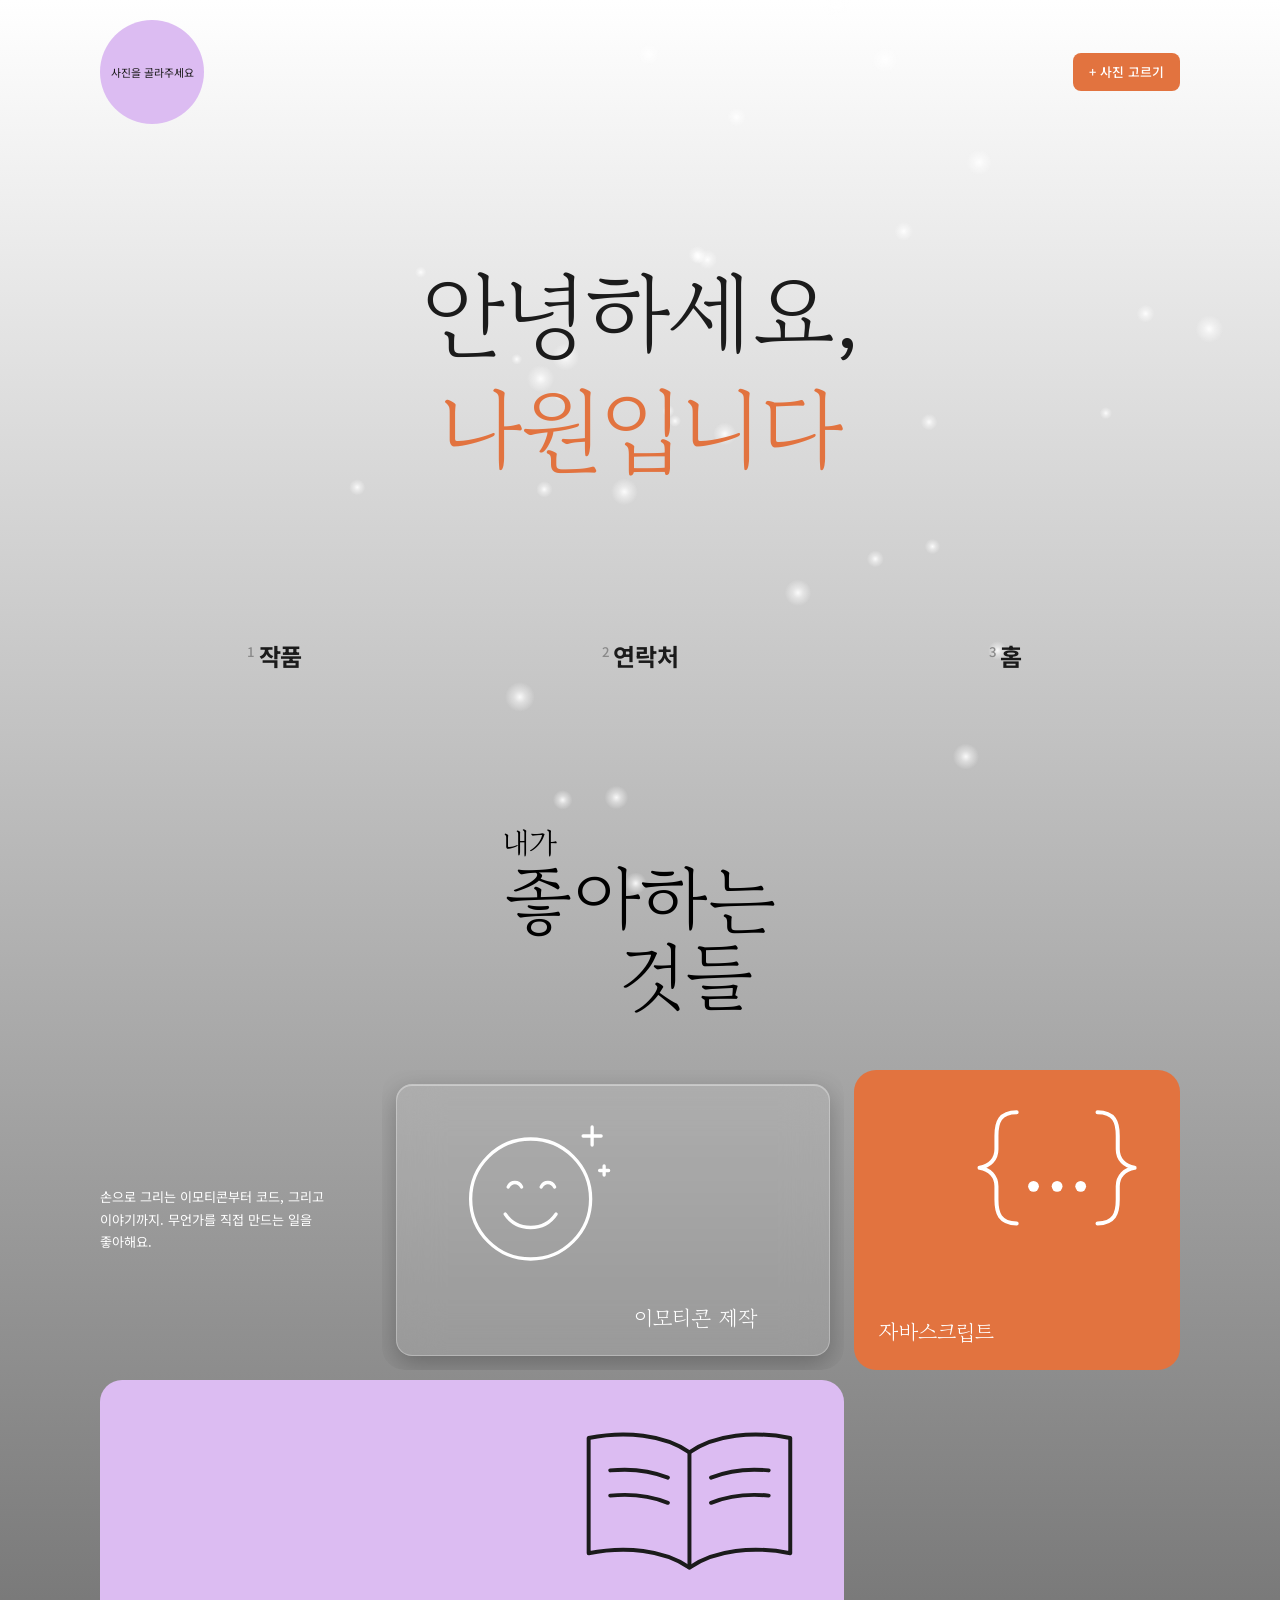
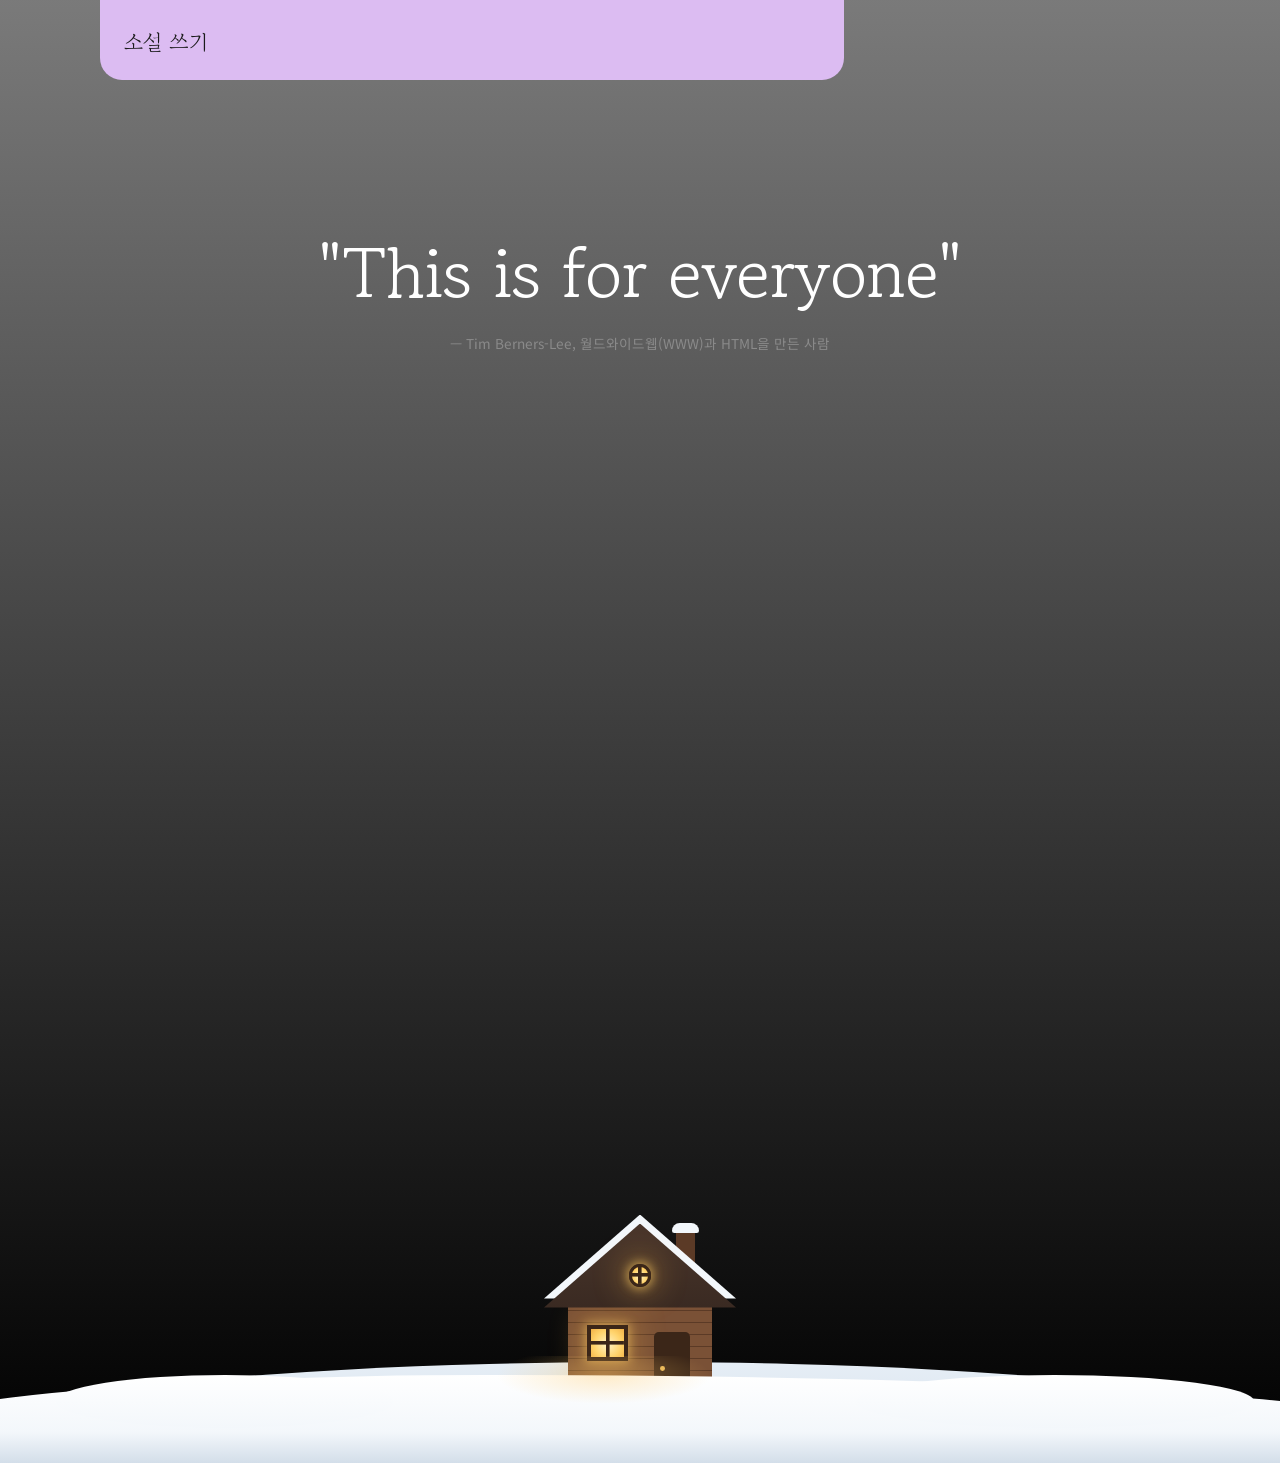
<file: index.html>
<!DOCTYPE html>
<html lang="ko">
<head>
  <!-- 한글이 깨지지 않게 해주는 설정 -->
  <meta charset="UTF-8">
  <!-- 휴대폰에서도 화면 크기에 맞게 보이게 하는 설정 -->
  <meta name="viewport" content="width=device-width, initial-scale=1, viewport-fit=cover">
  <title>나원의 자기소개</title>

  <!-- 구글 폰트: 큰 제목용 명조(Gowun Batang), 본문용 고딕(Noto Sans KR) -->
  <link href="https://fonts.googleapis.com/css2?family=Gowun+Batang&family=Noto+Sans+KR:wght@400;500;700&display=swap" rel="stylesheet">

  <style>
    /* ===== 색상표: 여기 색만 바꾸면 페이지 전체 색이 바뀌어요 ===== */
    :root {
      --배경: #ffffff;      /* 페이지 맨 위 색 */
      --배경끝: #000000;    /* 페이지 맨 아래 색 */
      --글자: #1b1b1b;
      --흐린글자: #8a8a8a;
      --주황: #e2733f;      /* 버튼, 카드 포인트 */
      --보라: #dcbcf2;      /* 연보라 카드 */
      --검정카드: #1b1b1b;  /* 검은 카드 배경 */
      --검정카드글자: #ffffff;
      box-sizing: border-box;
      padding-top: env(safe-area-inset-top, 0px);
      padding-bottom: env(safe-area-inset-bottom, 0px);
    }
    *, *::before, *::after { box-sizing: inherit; }

    /* ===== 페이지 전체 ===== */
    body {
      margin: 0;
      /* 위(--배경)에서 아래(--배경끝)로 점점 검어지는 그라디언트 */
      background: linear-gradient(to bottom, var(--배경), var(--배경끝));
      min-height: 100vh;
      color: var(--글자);
      font-family: "Noto Sans KR", "Apple SD Gothic Neo", "Malgun Gothic", sans-serif;
      font-size: clamp(0.95rem, 0.9rem + 0.2vw, 1.05rem);
      line-height: 1.7;
      word-break: keep-all;  /* 한글 단어가 중간에서 끊기지 않게 */
    }
    main {
      width: 90%;
      max-width: 1080px;
      margin: 0 auto;
      padding-bottom: clamp(400px, 60vw, 900px);  /* 맨 아래 문장 밑의 빈 공간 */
    }
    /* 명조 글꼴을 쓰는 곳에 공통으로 붙이는 클래스 */
    .명조 { font-family: "Gowun Batang", "AppleMyungjo", "Batang", serif; font-weight: 400; }
    [hidden] { display: none !important; }  /* hidden이 붙은 건 확실히 숨기기 */

    /* ===== 떨어지는 입자를 그리는 캔버스: 화면에 고정, 글자와 카드 뒤에 ===== */
    #입자캔버스 {
      position: fixed;       /* 스크롤해도 화면에 붙어 있게 */
      inset: 0;              /* 화면 전체 */
      width: 100%;
      height: 100%;
      z-index: -1;           /* 페이지 내용 뒤로 */
      pointer-events: none;  /* 클릭은 그대로 아래 내용에 전달 */
    }

    /* ===== 맨 위 막대: 왼쪽 끝에 프로필 사진, 오른쪽 끝에 사진 고르기 버튼 ===== */
    .머리줄 {
      display: flex;
      justify-content: space-between;  /* 첫째는 왼쪽 끝, 둘째는 오른쪽 끝으로 */
      align-items: center;        /* 사진과 버튼의 세로 가운데 맞추기 */
      gap: 14px;
      padding: 20px 0;
    }

    /* 진짜 파일 선택 칸은 숨기고, label을 버튼처럼 꾸며요 */
    .사진입력 { position: absolute; width: 1px; height: 1px; opacity: 0; }
    .사진버튼 {
      display: inline-block;
      cursor: pointer;
      background: var(--주황);
      color: #ffffff;
      font-weight: 500;
      font-size: 0.8rem;
      border-radius: 8px;
      padding: 8px 16px;
    }
    .사진버튼:hover { filter: brightness(1.06); }
    .사진입력:focus-visible + .사진버튼 { outline: 3px solid var(--글자); outline-offset: 3px; }

    /* ===== 큰 제목 영역 ===== */
    .큰제목 {
      text-align: center;
      padding: clamp(48px, 9vw, 110px) 0 clamp(72px, 12vw, 150px);  /* 아래 여백으로 음식 줄과 간격 두기 */
    }
    .큰제목 h1 {
      font-size: clamp(2.6rem, 9vw, 5.8rem);
      line-height: 1.25;
      letter-spacing: -0.02em;
      margin: 0;
    }
    .큰제목 h1 span { display: block; }
    /* 둘째 줄 글자: '사진 고르기' 버튼과 같은 주황색 */
    .큰제목 .주황글자 {
      color: var(--주황);
    }

    /* ===== 프로필 사진 (원형) ===== */
    .사진틀 {
      flex: none;
      width: clamp(76px, 10vw, 104px);
      aspect-ratio: 1;           /* 정사각형 */
      border-radius: 50%;        /* 원형 */
      overflow: hidden;
      background: var(--보라);
      display: flex;
      align-items: center;
      justify-content: center;
      text-align: center;
    }
    .사진틀 img { width: 100%; height: 100%; object-fit: cover; }
    .빈자리 { color: #1b1b1b; font-size: 0.68rem; line-height: 1.35; padding: 0 10px; }

    /* ===== 좋아하는 음식: 로고 줄처럼 한 줄로 ===== */
    .음식 { text-align: center; }
    .음식목록 {
      list-style: none;
      padding: 0;
      margin: 0;
      display: grid;
      grid-template-columns: repeat(3, 1fr);
      gap: 16px;
      counter-reset: 순위;
    }
    .음식목록 li {
      counter-increment: 순위;
      font-weight: 700;
      font-size: clamp(1.05rem, 0.9rem + 0.8vw, 1.5rem);
      letter-spacing: -0.02em;
    }
    /* 순위 숫자를 작게 앞에 붙여요 */
    .음식목록 li::before {
      content: counter(순위);
      font-size: 0.55em;
      font-weight: 500;
      color: var(--흐린글자);
      vertical-align: super;
      margin-right: 4px;
    }
    /* 페이지 이동 링크: 파란 밑줄 대신 글자색, 마우스를 올리면 주황색 */
    .음식목록 a {
      color: inherit;
      text-decoration: none;
      transition: color 0.2s;
    }
    .음식목록 a:hover,
    .음식목록 a:focus-visible { color: var(--주황); }

    /* ===== 좋아하는 것들: 계단식 제목 ===== */
    .취미 { padding-top: clamp(80px, 12vw, 150px); }
    .계단제목 {
      font-size: clamp(2.4rem, 7.5vw, 4.6rem);
      line-height: 1.05;
      letter-spacing: -0.02em;
      margin: 0 auto clamp(32px, 5vw, 56px);
      width: fit-content;
    }
    .계단제목 span { display: block; }
    .계단제목 { color: #000000; }  /* 세 줄 모두 검은색 */
    .계단제목 .첫줄 { font-size: 0.42em; }
    .계단제목 .셋째줄 { padding-left: 1.6em; }  /* 오른쪽으로 밀어서 계단 모양 */

    /* 카드 배치: 넓은 화면에서는 [설명 | 검은 카드 | 주황 카드] / [보라 카드] */
    .카드판 {
      display: grid;
      grid-template-columns: 1fr 1.7fr 1.2fr;
      gap: 10px;
    }
    .카드판 .설명 {
      font-size: 0.82rem;
      color: #ffffff;  /* 어두워진 배경 위라서 흰색 */
      align-self: center;
      padding-right: 12px;
      margin: 0;
    }
    .카드 {
      position: relative;
      border-radius: 22px;
      padding: 24px;
      min-height: clamp(220px, 26vw, 300px);
      display: flex;
      flex-direction: column;
      justify-content: flex-end;   /* 글자는 카드 아래쪽에 */
      overflow: hidden;
    }
    .카드 h3 { font-size: 1.35rem; margin: 0; line-height: 1.3; }
    .카드 svg {
      position: absolute;
      top: 22px; left: 22px;
      width: 52%;
      height: auto;
      max-height: 60%;
    }
    .카드.검정 { color: var(--검정카드글자); }
    .카드.검정 h3 { margin-left: auto; width: 45%; }   /* 오른쪽 아래에 글자 */

    /* ===== 이모티콘 카드: 글래스모피즘(유리 효과) =====
       검은 카드 위에 반투명 유리판(::after)을 한 겹 올려요. */

    /* 반투명 유리판: 뒤를 흐리게(blur) 비추고, 테두리에 빛 반사 */
    .카드.검정::after {
      content: "";
      position: absolute;
      inset: 14px;                                   /* 카드 가장자리에서 조금 안쪽 */
      z-index: 1;
      border-radius: 16px;
      background: rgba(255, 255, 255, 0.10);         /* 살짝 하얀 반투명 */
      -webkit-backdrop-filter: blur(22px) saturate(150%);  /* 사파리용 */
      backdrop-filter: blur(22px) saturate(150%);    /* 뒤쪽을 흐리게 */
      border: 1px solid rgba(255, 255, 255, 0.28);   /* 유리 테두리 */
      box-shadow:
        inset 0 1px 0 rgba(255, 255, 255, 0.35),     /* 윗면 빛 반사 */
        0 8px 24px rgba(0, 0, 0, 0.25);              /* 유리판 그림자 */
    }

    /* 그림과 글자는 유리판 위로 올려요 */
    .카드.검정 svg { z-index: 2; top: 36px; left: 36px; }
    .카드.검정 h3 { position: relative; z-index: 2; padding: 0 14px 14px 0; }

    /* 흐림 효과를 지원하지 않는 브라우저에서는 유리판을 조금 더 불투명하게 */
    @supports not ((backdrop-filter: blur(1px)) or (-webkit-backdrop-filter: blur(1px))) {
      .카드.검정::after { background: rgba(40, 40, 40, 0.85); }
    }
    .카드.주황 { background: var(--주황); color: #ffffff; }
    .카드.주황 svg { left: auto; right: 22px; width: 62%; }
    .카드.보라 { background: var(--보라); color: #1b1b1b; grid-column: 1 / 3; }
    .카드.보라 svg { width: 34%; left: auto; right: 28px; }

    /* ===== 좋아하는 문장 ===== */
    .문장 { padding-top: clamp(80px, 12vw, 150px); text-align: center; }
    .문장 blockquote { margin: 0; }
    .문장 blockquote p {
      color: #ffffff;  /* 검은 배경 위라서 흰색 */
      font-size: clamp(2.2rem, 7vw, 4.4rem);
      line-height: 1.2;
      letter-spacing: -0.01em;
      margin: 0 0 18px;
    }
    .문장 footer { font-size: 0.85rem; color: var(--흐린글자); }

    /* ===== 페이지 맨 아래: 눈밭 위의 작은 오두막 (CSS로만 그림) ===== */
    .눈밭 {
      --눈높이: clamp(56px, 8vw, 88px);   /* 쌓인 눈의 높이 (얕게) */
      --눈색: #f3f7fb;
      --눈그늘: #d3dee9;
      --나무: #7a5136;
      --나무진한: #5b3a26;
      --지붕색: #3a2a22;
      --창틀: #3b2618;
      position: relative;
      height: clamp(240px, 30vw, 340px);
      overflow: hidden;                  /* 화면 밖으로 넓게 깐 눈이 가로 스크롤을 만들지 않게 */
    }

    /* --- 오두막 전체 상자: 모든 크기를 em으로 정해서, font-size 하나로 크기 조절 --- */
    .오두막 {
      position: absolute;
      left: 50%;
      bottom: calc(var(--눈높이) - 1.6em);  /* 아랫부분이 눈에 살짝 파묻히게 */
      transform: translateX(-50%);
      font-size: clamp(9px, 1.1vw, 12px);   /* 이 값을 키우면 오두막 전체가 커져요 */
      width: 16em;
      height: 15em;
      z-index: 2;
    }

    /* 굴뚝: 지붕 뒤에서 솟아오르게 (지붕보다 아래 층) */
    .굴뚝 {
      position: absolute;
      left: 11em; top: 1.2em;
      width: 1.6em; height: 3.4em;
      background: var(--나무진한);
      z-index: 1;
    }
    .굴뚝::before {                         /* 굴뚝 위에 쌓인 눈 */
      content: "";
      position: absolute;
      left: -0.3em; right: -0.3em; top: -0.5em;
      height: 0.8em;
      background: var(--눈색);
      border-radius: 1em 1em 0.3em 0.3em;
    }

    /* 박공지붕: 삼각형 두 장을 겹쳐요.
       흰 삼각형(눈) 위에 같은 크기의 진한 삼각형을 조금 아래로 놓으면
       양쪽 비탈면을 따라 흰 띠가 남아서 '지붕 위에 쌓인 눈'처럼 보여요. */
    .지붕눈, .지붕 {
      position: absolute;
      left: 0;
      width: 16em; height: 7em;
      clip-path: polygon(50% 0, 100% 100%, 0 100%);  /* 삼각형으로 자르기 */
    }
    .지붕눈 { top: 0; background: var(--눈색); z-index: 2; }
    .지붕 {
      top: 0.75em;
      background: linear-gradient(to bottom, #4a362b, var(--지붕색));
      z-index: 3;
    }

    /* 벽: 통나무 줄무늬 */
    .벽 {
      position: absolute;
      left: 2em; top: 7em;
      width: 12em; height: 8em;
      background: repeating-linear-gradient(
        to bottom,
        var(--나무) 0 0.9em,
        var(--나무진한) 0.9em 1em
      );
      z-index: 1;
    }

    /* 문 */
    .문 {
      position: absolute;
      right: 1.8em; bottom: 0;
      width: 3em; height: 5.2em;
      background: var(--창틀);
      border-radius: 0.4em 0.4em 0 0;
    }
    .문::after {                            /* 문고리 */
      content: "";
      position: absolute;
      left: 0.5em; top: 2.8em;
      width: 0.4em; height: 0.4em;
      border-radius: 50%;
      background: #e9b95a;
    }

    /* 불 켜진 창문: 노란 유리 + 십자 창살 + 은은한 빛 번짐 */
    .창문, .박공창 {
      position: absolute;
      background:
        linear-gradient(var(--창틀), var(--창틀)) center / 0.3em 100% no-repeat,  /* 세로 창살 */
        linear-gradient(var(--창틀), var(--창틀)) center / 100% 0.3em no-repeat,  /* 가로 창살 */
        radial-gradient(circle at 50% 55%, #fff3c4, #ffd36b 60%, #f2b247);       /* 노란 불빛 */
      box-shadow:
        0 0 0.8em 0.2em rgba(255, 205, 100, 0.55),
        0 0 2.4em 0.8em rgba(255, 190, 80, 0.25);
      animation: 불빛반짝 5s ease-in-out infinite;
    }
    .창문 {
      left: 1.6em; top: 2.2em;
      width: 3.4em; height: 3em;
      border: 0.35em solid var(--창틀);
    }
    .박공창 {                               /* 지붕 삼각형 가운데의 작은 동그란 창 */
      left: 50%; top: 4.1em;
      width: 1.9em; height: 1.9em;
      margin-left: -0.95em;
      border: 0.3em solid var(--창틀);
      border-radius: 50%;
      z-index: 4;
      animation-duration: 6.5s;            /* 창문과 박자를 다르게 → 따로따로 반짝 */
      animation-delay: -2s;
    }

    /* 불빛이 촛불처럼 은근하게 일렁이는 움직임 (불규칙한 간격) */
    @keyframes 불빛반짝 {
      0%, 100% { filter: brightness(1);    opacity: 1; }
      18%      { filter: brightness(0.9);  opacity: 0.92; }
      22%      { filter: brightness(1.05); opacity: 1; }
      47%      { filter: brightness(0.85); opacity: 0.88; }
      53%      { filter: brightness(1);    opacity: 0.97; }
      78%      { filter: brightness(1.08); opacity: 1; }
      84%      { filter: brightness(0.92); opacity: 0.94; }
    }

    /* 창문 불빛이 눈 위에 은은하게 비치는 자리 */
    .불빛번짐 {
      position: absolute;
      left: 50%; bottom: calc(var(--눈높이) - 2.4em);
      font-size: clamp(9px, 1.1vw, 12px);   /* 오두막과 같은 크기 기준 */
      width: 18em; height: 4em;
      margin-left: -12em;                   /* 창문 쪽(왼쪽)으로 */
      background: radial-gradient(ellipse at 50% 40%, rgba(255, 200, 100, 0.35), transparent 70%);
      z-index: 4;
      pointer-events: none;
      animation: 불빛반짝 5s ease-in-out infinite;
    }

    /* 쌓인 눈: 뒤쪽 완만한 언덕 + 앞쪽 울퉁불퉁한 눈더미 */
    .눈더미 {
      position: absolute;
      bottom: 0;
      left: -10%;
      width: 120%;
    }
    .눈더미.뒤 {
      height: calc(var(--눈높이) * 1.15);
      background: linear-gradient(to bottom, #e6eef6, var(--눈그늘));
      border-radius: 50% 50% 0 0 / 100% 100% 0 0;
      z-index: 1;
    }
    .눈더미.앞 {
      height: var(--눈높이);
      background: linear-gradient(to bottom, #ffffff, var(--눈색) 65%, var(--눈그늘));
      border-radius: 40% 60% 0 0 / 70% 60% 0 0;
      z-index: 3;                           /* 오두막 아랫부분을 덮어요 */
    }
    .눈더미.앞::before, .눈더미.앞::after { /* 작은 눈 언덕 두 개 */
      content: "";
      position: absolute;
      bottom: 40%;
      height: 60%;
      background: linear-gradient(to bottom, #ffffff, var(--눈색));  /* 아래쪽 색을 큰 눈더미와 맞춰 경계가 안 보이게 */
      border-radius: 50%;
    }
    .눈더미.앞::before { left: 12%; width: 22%; }
    .눈더미.앞::after  { right: 10%; width: 26%; }

    /* 움직임 줄이기 설정을 켠 사람에게는 불빛을 반짝이지 않아요 */
    @media (prefers-reduced-motion: reduce) {
      .창문, .박공창, .불빛번짐 { animation: none; }
    }

    /* ===== 좁은 화면(휴대폰) ===== */
    @media (max-width: 720px) {
      .카드판 { grid-template-columns: 1fr; }
      .카드판 .설명 { padding: 0 0 8px; }
      .카드.보라 { grid-column: auto; }
      .음식목록 { gap: 8px; }
    }
  </style>
</head>

<body>
  <!-- 떨어지는 입자를 그리는 캔버스 -->
  <canvas id="입자캔버스" aria-hidden="true"></canvas>

  <main>
    <!-- 맨 위 막대 -->
    <header class="머리줄">
      <!-- 프로필 사진: 왼쪽 끝 -->
      <div class="사진틀">
        <img id="프로필사진" alt="나원의 프로필 사진" hidden>
        <span class="빈자리" id="빈자리">사진을 골라주세요</span>
      </div>
      <div class="버튼자리">
        <input type="file" accept="image/*" id="사진입력" class="사진입력">
        <label for="사진입력" class="사진버튼">+ 사진 고르기</label>
      </div>
    </header>

    <!-- 큰 제목 -->
    <section class="큰제목">
      <h1 class="명조">
        <span>안녕하세요,</span>
        <span><span class="주황글자">나원입니다</span></span>
      </h1>
    </section>

    <!-- 페이지 이동 -->
    <section class="음식">
      <ol class="음식목록">
        <li><a href="works.html">작품</a></li>
        <li><a href="contact.html">연락처</a></li>
        <li><a href="index.html">홈</a></li>
      </ol>
    </section>

    <!-- 좋아하는 것들 -->
    <section class="취미">
      <h2 class="계단제목 명조">
        <span class="첫줄">내가</span>
        <span class="둘째줄">좋아하는</span>
        <span class="셋째줄">것들</span>
      </h2>

      <div class="카드판">
        <p class="설명">손으로 그리는 이모티콘부터 코드, 그리고 이야기까지. 무언가를 직접 만드는 일을 좋아해요.</p>

        <!-- 검은 카드: 이모티콘 (웃는 얼굴 선 그림) -->
        <div class="카드 검정">
          <svg viewBox="0 0 120 120" fill="none" stroke="currentColor" stroke-width="2.2" stroke-linecap="round" stroke-linejoin="round" aria-hidden="true">
            <circle cx="55" cy="62" r="40"/>
            <path d="M40 54c2-4 7-4 9 0M62 54c2-4 7-4 9 0"/>
            <path d="M38 72c8 12 26 12 34 0"/>
            <path d="M96 14v12M90 20h12M104 40v6M101 43h6"/>
          </svg>
          <h3 class="명조">이모티콘 제작</h3>
        </div>

        <!-- 주황 카드: 자바스크립트 ({...} 선 그림) -->
        <div class="카드 주황">
          <svg viewBox="0 0 120 90" fill="none" stroke="currentColor" stroke-width="2.4" stroke-linecap="round" stroke-linejoin="round" aria-hidden="true">
            <!-- 왼쪽 중괄호 { -->
            <path d="M36 12c-10 0-12 6-12 14v8c0 6-4 10-10 11 6 1 10 5 10 11v8c0 8 2 14 12 14"/>
            <!-- 오른쪽 중괄호 } -->
            <path d="M84 12c10 0 12 6 12 14v8c0 6 4 10 10 11-6 1-10 5-10 11v8c0 8-2 14-12 14"/>
            <!-- 가운데 점 세 개 ... -->
            <circle cx="46" cy="56" r="3.2" fill="currentColor" stroke="none"/>
            <circle cx="60" cy="56" r="3.2" fill="currentColor" stroke="none"/>
            <circle cx="74" cy="56" r="3.2" fill="currentColor" stroke="none"/>
          </svg>
          <h3 class="명조">자바스크립트</h3>
        </div>

        <!-- 보라 카드: 소설 쓰기 (펼친 책과 펜 선 그림) -->
        <div class="카드 보라">
          <svg viewBox="0 0 140 100" fill="none" stroke="currentColor" stroke-width="2.2" stroke-linecap="round" stroke-linejoin="round" aria-hidden="true">
            <path d="M70 28c-14-10-36-12-56-8v64c20-4 42-2 56 8 14-10 36-12 56-8V20c-20-4-42-2-56 8z"/>
            <path d="M70 28v64M26 38c10-1 22 0 32 4M26 52c10-1 22 0 32 4M82 42c10-4 22-5 32-4M82 56c10-4 22-5 32-4"/>
          </svg>
          <h3 class="명조">소설 쓰기</h3>
        </div>
      </div>
    </section>

    <!-- 좋아하는 문장 -->
    <section class="문장">
      <blockquote>
        <p class="명조">"This is for everyone"</p>
        <footer>— Tim Berners-Lee, 월드와이드웹(WWW)과 HTML을 만든 사람</footer>
      </blockquote>
    </section>

  </main>

  <!-- 페이지 맨 아래: 눈밭 위의 작은 오두막 -->
  <footer class="눈밭" role="img" aria-label="눈이 얕게 쌓인 들판 위, 창문에 노란 불빛이 켜진 작은 오두막">
    <div class="눈더미 뒤"></div>
    <div class="오두막">
      <div class="굴뚝"></div>
      <div class="지붕눈"></div>
      <div class="지붕"></div>
      <div class="박공창"></div>
      <div class="벽">
        <div class="창문"></div>
        <div class="문"></div>
      </div>
    </div>
    <div class="눈더미 앞"></div>
    <div class="불빛번짐"></div>
  </footer>
  <!-- ===== 자바스크립트: 버튼을 눌렀을 때 일어날 일 ===== -->
  <script>
    // 1. 화면에서 필요한 요소들을 id로 찾아서 이름표를 붙여요
    const 사진입력 = document.getElementById('사진입력');
    const 프로필사진 = document.getElementById('프로필사진');
    const 빈자리 = document.getElementById('빈자리');

    // 2. 사진을 보여주고 안내 문구는 숨기는 함수
    function 사진보이기(주소) {
      프로필사진.src = 주소;
      프로필사진.hidden = false;
      빈자리.hidden = true;
    }

    // 3. 기본 사진이 처음부터 보이고, 예전에 직접 골랐던 사진이 저장돼 있으면 그걸로 바꿔요
    try {
      const 저장된사진 = localStorage.getItem('프로필사진');
      if (저장된사진) 사진보이기(저장된사진);
    } catch (오류) { /* 저장소를 못 쓰는 환경이면 그냥 넘어가요 */ }

    // 4. 사용자가 파일을 고르면(change) 아래 내용이 실행돼요
    사진입력.addEventListener('change', function () {
      const 파일 = 사진입력.files[0];
      if (!파일) return;  // 아무것도 안 골랐으면 종료

      const 읽기도구 = new FileReader();
      읽기도구.onload = function () {
        const 원본 = new Image();
        원본.onload = function () {
          // 사진을 가운데 기준 정사각형으로 자르고 400px로 줄여요 (용량 절약)
          const 크기 = 400;
          const 캔버스 = document.createElement('canvas');
          캔버스.width = 크기;
          캔버스.height = 크기;
          const 짧은변 = Math.min(원본.width, 원본.height);
          const x = (원본.width - 짧은변) / 2;
          const y = (원본.height - 짧은변) / 2;
          캔버스.getContext('2d').drawImage(원본, x, y, 짧은변, 짧은변, 0, 0, 크기, 크기);

          const 새주소 = 캔버스.toDataURL('image/jpeg', 0.85);
          사진보이기(새주소);

          // 다음에 페이지를 다시 열어도 보이도록 브라우저에 저장
          try { localStorage.setItem('프로필사진', 새주소); } catch (오류) {}
        };
        원본.src = 읽기도구.result;
      };
      읽기도구.readAsDataURL(파일);  // 파일을 글자 형태의 주소로 읽기
    });

  </script>

  <!-- ===== 자바스크립트: 화면 위에서 아래로 떨어지는 입자 ===== -->
  <script>
    // 뿌연 정도: 입자 반지름의 몇 배까지 빛이 번지게 할지 (클수록 더 뿌옇게)
    const 번짐배수 = 2.5;

    // 스크롤을 올릴 때 떠오르는 효과 설정
    const 떠오름세기 = 0.06;     // 스크롤 1px당 밀어 올리는 힘 (클수록 많이 떠오름)
    const 최대속력 = 6;          // 아무리 빨리 스크롤해도 위로/옆으로 이 속력(px/프레임) 이상은 안 넘게
    const 감속 = 0.92;           // 매 프레임 남는 힘의 비율 (작을수록 빨리 멈춤)
    const 최소각도 = 30;         // 떠오르는 방향: 수평선에서 30도 ~ 150도 사이
    const 최대각도 = 150;        //   → 왼쪽 위 ~ 오른쪽 위, 항상 '위로' 가는 방향만

    // 1. 입자 하나를 나타내는 설계도 (보내주신 코드를 자바스크립트로 옮긴 것)
    class Particle {
      constructor(x, y, radius, deviceWidth) {
        this.x = x;
        this.y = y;
        this.radius = radius;
        this.aVelocity = 0.01;                       // 좌우로 흔들리는 속도

        this.mass = this.radius / 1.6;               // 떨어지는 속도 (클수록 빨리)
        this.angle = Math.random() * 360 * (Math.PI / 180);  // 흔들림 시작 각도
        this.amplitude = Math.random() * (deviceWidth / 2);  // 좌우로 흔들리는 폭

        // 떠오르기용 값들
        this.vx = 0;          // 떠오를 때의 가로 속도
        this.vy = 0;          // 떠오를 때의 세로 속도 (음수 = 위로)
        this.offsetX = 0;     // 떠오르면서 옆으로 밀려난 거리 (흔들림과 따로 기억)
        this.riseAngle = 90;  // 떠오르는 방향(도)
      }

      // 새 스크롤 동작이 시작될 때마다 떠오를 방향을 무작위로 다시 정해요
      pickRiseAngle() {
        this.riseAngle = 최소각도 + Math.random() * (최대각도 - 최소각도);
      }

      // 스크롤을 올린 만큼 정해진 방향으로 힘을 더해요
      rise(힘) {
        const 라디안 = this.riseAngle * (Math.PI / 180);

        // 세로: 먼저 떨어지는 속도(mass)를 상쇄한 다음, 그만큼 더 위로 밀어요.
        // 그래서 무겁게 빨리 떨어지는 입자도 반드시 위로 움직여요. (캔버스에서는 위가 -방향)
        this.vy = Math.min(this.vy, -this.mass) - 힘;

        // 가로: 정해진 각도만큼 옆으로 (위로 가는 힘 ÷ tan(각도) → 30도면 오른쪽 위, 150도면 왼쪽 위)
        this.vx += 힘 / Math.tan(라디안);

        // 너무 빨라지지 않게 제한
        this.vy = Math.max(this.vy, -(this.mass + 최대속력));
        this.vx = Math.max(-최대속력, Math.min(최대속력, this.vx));
      }

      // 배율: 화면 주사율이 달라도 같은 속도로 움직이게 해주는 값 (60fps일 때 1)
      animation(배율) {
        this.angle += this.aVelocity * 배율;

        // 떠오르는 힘은 매 프레임 조금씩 줄어들어요 → 잠깐 떠올랐다가 다시 떨어짐
        const 남는비율 = Math.pow(감속, 배율);
        this.vx *= 남는비율;
        this.vy *= 남는비율;
        this.offsetX += this.vx * 배율;

        this.x = Math.sin(this.angle) * this.amplitude + this.offsetX;  // 좌우 왕복 + 옆으로 밀린 거리
        this.y += (this.mass + this.vy) * 배율;                          // 떨어지기 + 떠오르는 힘
      }
    }

    // 2. 캔버스 준비
    const 입자캔버스 = document.getElementById('입자캔버스');
    const 붓 = 입자캔버스.getContext('2d');
    const 입자개수 = 40;
    const 입자들 = [];
    let 너비 = 0;
    let 높이 = 0;

    // 캔버스를 화면 크기에 맞추기 (레티나 화면에서도 선명하게)
    function 크기맞추기() {
      const 배수 = window.devicePixelRatio || 1;
      너비 = window.innerWidth;
      높이 = window.innerHeight;
      입자캔버스.width = 너비 * 배수;
      입자캔버스.height = 높이 * 배수;
      붓.setTransform(배수, 0, 0, 배수, 0, 0);
    }

    // 입자들을 화면 맨 위보다 위쪽에 흩어서 만들어요 → 차례차례 위에서 내려와요
    function 입자만들기() {
      입자들.length = 0;
      for (let i = 0; i < 입자개수; i++) {
        const 반지름 = 2 + Math.random() * 4;           // 2px ~ 6px
        const 시작y = -반지름 * 번짐배수 - Math.random() * 높이;   // 화면 위쪽 바깥 (번진 부분까지 안 보이게)
        입자들.push(new Particle(0, 시작y, 반지름, 너비));
      }
    }

    // 3. 매 프레임 실행: 지우고 → 움직이고 → 다시 그리기
    let 이전시간 = performance.now();
    function 그리기(지금) {
      const 배율 = Math.min((지금 - 이전시간) / (1000 / 60), 3);  // 탭을 오래 비웠다 와도 순간이동하지 않게 최대 3
      이전시간 = 지금;

      붓.clearRect(0, 0, 너비, 높이);
      붓.save();
      붓.translate(너비 / 2, 0);  // 기준점을 화면 가운데 위로 옮겨요 (x=0이 화면 가운데가 됨)

      for (const 입자 of 입자들) {
        입자.animation(배율);

        const 번짐 = 입자.radius * 번짐배수;  // 번진 빛까지 포함한 크기

        // 번진 부분까지 화면 맨 아래를 완전히 지나가면 다시 맨 위로
        if (입자.y - 번짐 > 높이) {
          입자.y = -번짐;
        }

        // 가운데는 진한 흰색, 바깥으로 갈수록 투명해지는 동그라미 → 뿌옇게 보여요
        const 흰빛 = 붓.createRadialGradient(입자.x, 입자.y, 0, 입자.x, 입자.y, 번짐);
        흰빛.addColorStop(0,   'rgba(255, 255, 255, 0.9)');  // 한가운데
        흰빛.addColorStop(0.4, 'rgba(255, 255, 255, 0.45)'); // 중간
        흰빛.addColorStop(1,   'rgba(255, 255, 255, 0)');    // 가장자리는 완전히 투명

        붓.beginPath();
        붓.arc(입자.x, 입자.y, 번짐, 0, Math.PI * 2);
        붓.fillStyle = 흰빛;
        붓.fill();
      }

      붓.restore();
      requestAnimationFrame(그리기);
    }

    // 4. 시작 (움직임 줄이기 설정을 켠 사람에게는 실행하지 않아요)
    if (!window.matchMedia('(prefers-reduced-motion: reduce)').matches) {
      크기맞추기();
      입자만들기();
      requestAnimationFrame(그리기);

      // 창 크기가 바뀌면 캔버스도 맞추고, 너비가 바뀌었을 때만 입자를 새로 만들어요
      // (휴대폰에서 스크롤할 때 주소창 때문에 높이만 바뀌는 경우는 그대로 둬요)
      window.addEventListener('resize', function () {
        const 예전너비 = 너비;
        크기맞추기();
        if (너비 !== 예전너비) 입자만들기();
      });

      // 5. 스크롤을 위로 올리면 입자들이 잠깐 떠올라요
      let 이전스크롤 = window.scrollY;
      let 마지막떠오름시간 = 0;
      window.addEventListener('scroll', function () {
        const 지금스크롤 = window.scrollY;
        const 올린거리 = 이전스크롤 - 지금스크롤;  // 양수면 위로 스크롤
        이전스크롤 = 지금스크롤;
        if (올린거리 <= 0) return;                // 아래로 스크롤했거나 그대로면 무시

        // 0.25초 넘게 쉬었다가 다시 올리면 '새 동작' → 방향을 새로 뽑아요
        // (한 번 올리는 동안에는 같은 방향을 유지해서 움직임이 덜덜 떨리지 않게)
        const 지금 = performance.now();
        const 새동작 = 지금 - 마지막떠오름시간 > 250;
        마지막떠오름시간 = 지금;

        const 힘 = Math.min(올린거리, 80) * 떠오름세기;
        for (const 입자 of 입자들) {
          if (새동작) 입자.pickRiseAngle();
          입자.rise(힘 * (0.6 + Math.random() * 0.8));  // 입자마다 힘을 조금씩 다르게
        }
      }, { passive: true });
    }
  </script>
</body>
</html>
</file>
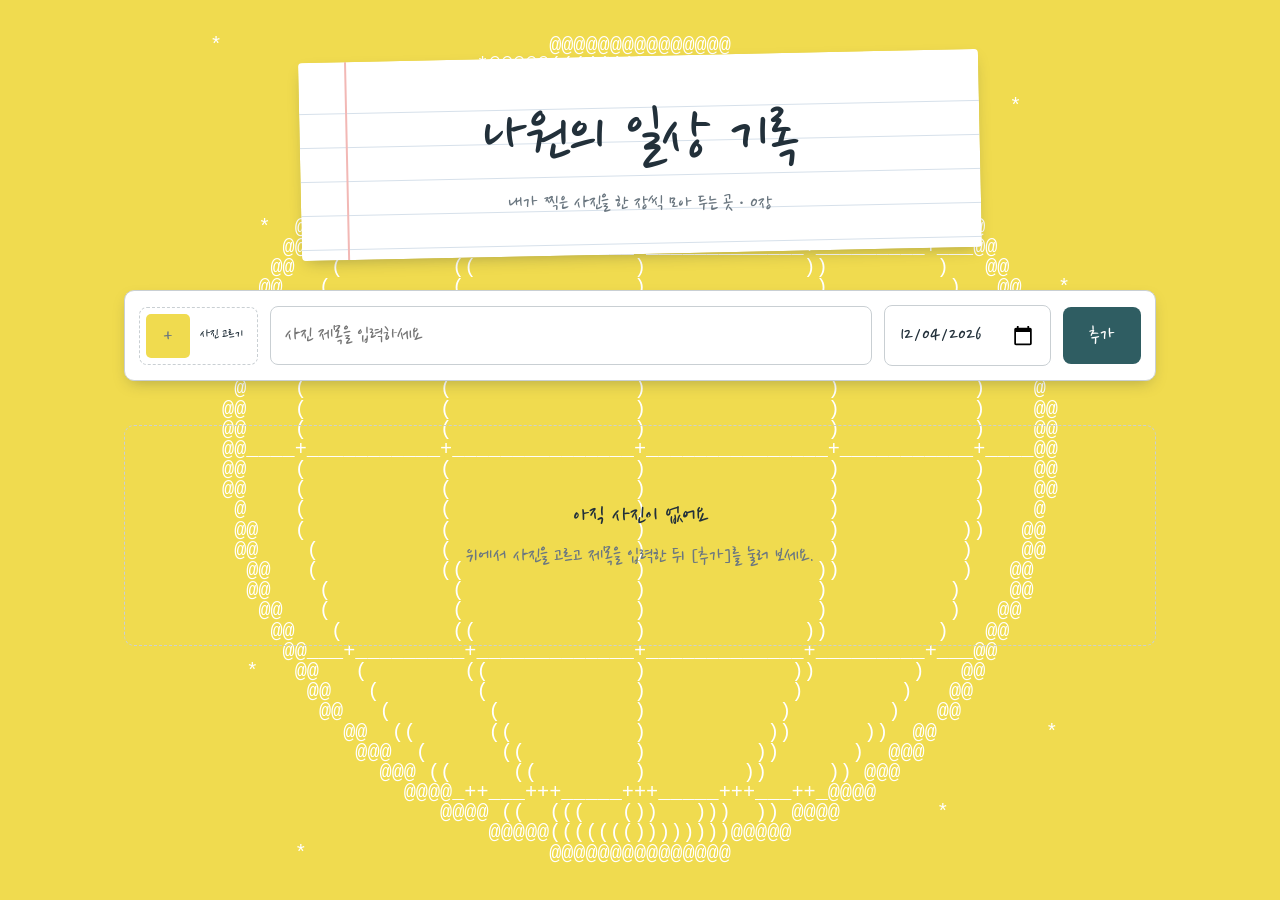
<file: works/gallery.html>
<!DOCTYPE html>
<html lang="ko">
<head>
<meta charset="UTF-8">
<meta name="viewport" content="width=device-width, initial-scale=1">
<title>나원의 일상 기록</title>
<link rel="preconnect" href="https://fonts.googleapis.com">
<link rel="preconnect" href="https://fonts.gstatic.com" crossorigin>
<link href="https://fonts.googleapis.com/css2?family=Nanum+Pen+Script&display=swap" rel="stylesheet">
<style>
  :root {
    --wall: #F0DB4F;
    --ink: #22303A;
    --muted: #6B7780;
    --print: #FFFFFF;
    --accent: #2F5D62;
    --line: #C9CFD3;
    --error: #A33A2C;
    --serif: "Nanum Pen Script", "Apple SD Gothic Neo", "Malgun Gothic", cursive;
    --sans: "Nanum Pen Script", "Apple SD Gothic Neo", "Malgun Gothic", cursive;
  }
  * { box-sizing: border-box; }
  body {
    margin: 0;
    background: var(--wall);
    color: var(--ink);
    font-family: var(--sans);
    font-size: 22px;
    line-height: 1.5;
  }
  .wrap { max-width: 1080px; margin: 0 auto; padding: 56px 24px 80px; }

  /* 헤더 뒤 하얀 편지지 */
  header {
    text-align: center;
    position: relative;
    isolation: isolate;
    max-width: 680px;
    margin: 0 auto;
    padding: 40px 32px 34px;
  }
  header::before {
    content: "";
    position: absolute;
    inset: 0;
    z-index: -1;
    background-color: #FFFFFF;
    background-image:
      linear-gradient(to right, transparent 46px, #F2B8B5 46px, #F2B8B5 48px, transparent 48px),
      repeating-linear-gradient(to bottom, transparent 0, transparent 33px, #D6E0EA 33px, #D6E0EA 34px);
    background-position: 0 0, 0 18px;
    border-radius: 4px;
    box-shadow: 0 6px 16px -6px rgba(34, 48, 58, 0.35);
    transform: rotate(-1.2deg);
  }
  header h1 {
    font-family: var(--serif);
    font-weight: 400;
    font-size: calc(clamp(2.8rem, 6vw, 4.2rem) + 5px);
    line-height: 1.15;
    margin: 0 0 8px;
    letter-spacing: -0.01em;
  }
  header p { margin: 0; color: var(--muted); }
  .count { font-family: var(--serif); }

  /* 업로드 영역 */
  .uploader {
    margin: 36px 0 44px;
    display: grid;
    grid-template-columns: auto 1fr auto auto;
    gap: 12px;
    align-items: center;
    padding: 14px;
    background: var(--print);
    border: 1px solid var(--line);
    border-radius: 10px;
    box-shadow: 0 6px 16px -6px rgba(34, 48, 58, 0.35);
  }
  .picker {
    display: flex; align-items: center; gap: 10px;
    padding: 6px 14px 6px 6px;
    border: 1px dashed var(--line);
    border-radius: 8px;
    cursor: pointer;
    font-size: 0.95rem;
    white-space: nowrap;
    max-width: 260px;
  }
  .picker:hover { border-color: var(--accent); }
  .picker:focus-within { outline: 2px solid var(--accent); outline-offset: 2px; }
  .picker input { position: absolute; opacity: 0; width: 1px; height: 1px; }
  .thumb {
    width: 44px; height: 44px; border-radius: 5px;
    background: var(--wall) center / cover no-repeat;
    display: grid; place-items: center;
    color: var(--muted); font-size: 1.3rem; flex: none;
    overflow: hidden;
  }
  .thumb img { width: 100%; height: 100%; object-fit: cover; display: block; }
  .picker-label { overflow: hidden; text-overflow: ellipsis; }

  .title-input, .date-input {
    width: 100%;
    font: inherit;
    padding: 12px 14px;
    border: 1px solid var(--line);
    border-radius: 8px;
    background: var(--print);
    color: var(--ink);
  }
  .title-input:focus, .date-input:focus { outline: 2px solid var(--accent); outline-offset: 1px; border-color: transparent; }

  .add-btn {
    font: inherit;
    padding: 12px 26px;
    border: 0; border-radius: 8px;
    background: var(--accent); color: #fff;
    cursor: pointer;
  }
  .add-btn:hover { background: #244A4E; }
  .add-btn:focus-visible { outline: 2px solid var(--ink); outline-offset: 2px; }

  .message {
    grid-column: 1 / -1;
    margin: 0; font-size: 0.9rem; color: var(--error);
  }
  .message:empty { display: none; }

  /* 갤러리: 한 줄에 3개 */
  .gallery {
    display: grid;
    grid-template-columns: repeat(3, 1fr);
    gap: 28px;
  }
  .card {
    position: relative;
    background: var(--print);
    padding: 12px 12px 18px;
    border-radius: 3px;
    box-shadow: 0 6px 16px -6px rgba(34, 48, 58, 0.35);
    animation: drop 0.35s ease-out;
  }
  @keyframes drop {
    from { opacity: 0; transform: translateY(-10px); }
    to   { opacity: 1; transform: none; }
  }
  .card img {
    display: block; width: 100%;
    aspect-ratio: 4 / 3; object-fit: cover;
    background: var(--wall);
  }
  .card h2 {
    margin: 14px 4px 0;
    font-family: var(--serif);
    font-weight: 400;
    font-size: 1.35rem;
    line-height: 1.3;
    word-break: keep-all;
    overflow-wrap: anywhere;
  }
  .card time {
    display: block;
    margin: 2px 4px 0;
    font-size: 0.85rem;
    color: var(--muted);
  }
  .delete {
    position: absolute; top: 18px; right: 18px;
    width: 32px; height: 32px;
    border: 0; border-radius: 50%;
    background: rgba(255, 255, 255, 0.92);
    color: var(--ink);
    font-size: 1.15rem; line-height: 1;
    cursor: pointer;
    display: grid; place-items: center;
    box-shadow: 0 1px 4px rgba(0, 0, 0, 0.25);
  }
  .delete:hover { background: var(--error); color: #fff; }
  .delete:focus-visible { outline: 2px solid var(--accent); outline-offset: 2px; }

  .empty {
    grid-column: 1 / -1;
    text-align: center;
    padding: 72px 20px;
    border: 1px dashed var(--line);
    border-radius: 10px;
    color: var(--muted);
  }
  .empty strong { display: block; font-family: var(--serif); font-size: 1.6rem; font-weight: 400; color: var(--ink); margin-bottom: 4px; }

  /* 배경: 회전하는 아스키 지구본 (www 상징) */
  .globe-bg {
    position: fixed; inset: 0;
    display: flex; align-items: center; justify-content: center;
    pointer-events: none;
    z-index: 0;
    overflow: hidden;
  }
  .globe-bg pre {
    margin: 0;
    font-family: "Courier New", Courier, monospace;
    line-height: 1;
    color: #FFFFFF;
    opacity: 1;
    white-space: pre;
    user-select: none;
  }
  .wrap { position: relative; z-index: 1; }

  /* 작은 화면 대응 */
  @media (max-width: 760px) {
    .uploader { grid-template-columns: 1fr; }
    .picker { max-width: none; }
    .gallery { grid-template-columns: repeat(2, 1fr); gap: 18px; }
  }
  @media (max-width: 460px) {
    .gallery { grid-template-columns: 1fr; }
  }
  @media (prefers-reduced-motion: reduce) {
    .card { animation: none; }
  }
</style>
</head>
<body>
  <div class="globe-bg" aria-hidden="true"><pre id="globe"></pre></div>
  <div class="wrap">
    <header>
      <h1>나원의 일상 기록</h1>
      <p>내가 찍은 사진을 한 장씩 모아 두는 곳 · <span class="count" id="count">0장</span></p>
    </header>

    <section class="uploader" aria-label="사진 추가">
      <label class="picker">
        <input type="file" id="fileInput" accept="image/*">
        <span class="thumb" id="thumb" aria-hidden="true">＋</span>
        <span class="picker-label" id="pickerLabel">사진 고르기</span>
      </label>
      <input type="text" class="title-input" id="titleInput" placeholder="사진 제목을 입력하세요" maxlength="60" aria-label="사진 제목">
      <input type="date" class="date-input" id="dateInput" aria-label="찍은 날짜">
      <button type="button" class="add-btn" id="addBtn">추가</button>
      <p class="message" id="message" role="alert"></p>
    </section>

    <main class="gallery" id="gallery"></main>
  </div>

<script>
  const fileInput   = document.getElementById('fileInput');
  const titleInput  = document.getElementById('titleInput');
  const dateInput   = document.getElementById('dateInput');
  const addBtn      = document.getElementById('addBtn');
  const gallery     = document.getElementById('gallery');
  const thumb       = document.getElementById('thumb');
  const pickerLabel = document.getElementById('pickerLabel');
  const message     = document.getElementById('message');
  const countEl     = document.getElementById('count');

  let selectedUrl = null;

  // 사진을 고르면 미리보기 표시
  fileInput.addEventListener('change', async () => {
    const file = fileInput.files[0];
    selectedUrl = null;

    if (!file) { resetPicker(); return; }
    if (!file.type.startsWith('image/')) {
      showMessage('이미지 파일만 추가할 수 있어요. 다른 파일을 골라 주세요.');
      fileInput.value = '';
      resetPicker();
      return;
    }
    pickerLabel.textContent = '불러오는 중…';
    try {
      selectedUrl = await loadImage(file);
    } catch (err) {
      showMessage('이 사진은 브라우저에서 열 수 없는 형식이에요(예: 아이폰 HEIC). JPG나 PNG로 바꿔서 다시 골라 주세요.');
      fileInput.value = '';
      resetPicker();
      return;
    }
    const preview = document.createElement('img');
    preview.src = selectedUrl;
    preview.alt = '';
    thumb.replaceChildren(preview);
    pickerLabel.textContent = file.name;
    showMessage('');
    titleInput.focus();
  });

  addBtn.addEventListener('click', addCard);
  titleInput.addEventListener('keydown', (e) => {
    if (e.key === 'Enter' && !e.isComposing) addCard();
  });

  function addCard() {
    const title = titleInput.value.trim();
    if (!selectedUrl) { showMessage('먼저 [사진 고르기]로 사진을 선택하세요.'); return; }
    if (!title)       { showMessage('사진 제목을 입력하세요.'); titleInput.focus(); return; }
    const date = dateInput.value;
    if (!date)        { showMessage('날짜를 입력하세요.'); dateInput.focus(); return; }

    const card = document.createElement('article');
    card.className = 'card';

    const img = document.createElement('img');
    img.src = selectedUrl;
    img.alt = title;

    const h2 = document.createElement('h2');
    h2.textContent = title;   // textContent로 넣어 HTML 삽입 방지

    const del = document.createElement('button');
    del.type = 'button';
    del.className = 'delete';
    del.setAttribute('aria-label', `"${title}" 삭제`);
    del.textContent = '×';

    del.addEventListener('click', () => {
      card.remove();
      render();
    });

    const time = document.createElement('time');
    time.dateTime = date;
    time.textContent = formatDate(date);

    card.append(img, del, h2, time);
    gallery.appendChild(card);  // 새 카드는 뒤에 차곡차곡

    // 입력창 초기화 (URL은 카드가 쓰므로 해제하지 않음)
    selectedUrl = null;
    fileInput.value = '';
    titleInput.value = '';
    setToday();
    resetPicker();
    showMessage('');
    render();
  }

  function resetPicker() {
    thumb.replaceChildren('＋');
    pickerLabel.textContent = '사진 고르기';
  }

  // 파일을 data URL로 읽고, 실제로 그려지는지 확인한 뒤 적당한 크기로 줄여서 돌려줌
  function loadImage(file) {
    return new Promise((resolve, reject) => {
      const reader = new FileReader();
      reader.onerror = () => reject(new Error('read failed'));
      reader.onload = () => {
        const img = new Image();
        img.onerror = () => reject(new Error('decode failed'));
        img.onload = () => {
          const MAX = 1600;
          const scale = Math.min(1, MAX / Math.max(img.naturalWidth, img.naturalHeight));
          const canvas = document.createElement('canvas');
          canvas.width = Math.round(img.naturalWidth * scale);
          canvas.height = Math.round(img.naturalHeight * scale);
          const ctx = canvas.getContext('2d');
          ctx.fillStyle = '#fff';
          ctx.fillRect(0, 0, canvas.width, canvas.height);
          ctx.drawImage(img, 0, 0, canvas.width, canvas.height);
          resolve(canvas.toDataURL('image/jpeg', 0.9));
        };
        img.src = reader.result;
      };
      reader.readAsDataURL(file);
    });
  }

  // 날짜 입력란 기본값: 오늘
  function setToday() {
    const d = new Date();
    const pad = (n) => String(n).padStart(2, '0');
    dateInput.value = `${d.getFullYear()}-${pad(d.getMonth() + 1)}-${pad(d.getDate())}`;
  }

  // 2026-10-13 → 2026. 10. 13.
  function formatDate(value) {
    const [y, m, d] = value.split('-');
    return `${y}. ${Number(m)}. ${Number(d)}.`;
  }

  function showMessage(text) { message.textContent = text; }

  // 사진 수 갱신 + 빈 화면 안내
  function render() {
    const cards = gallery.querySelectorAll('.card').length;
    countEl.textContent = `${cards}장`;
    const empty = gallery.querySelector('.empty');
    if (cards === 0 && !empty) {
      const box = document.createElement('div');
      box.className = 'empty';
      const strong = document.createElement('strong');
      strong.textContent = '아직 사진이 없어요';
      box.append(strong, '위에서 사진을 고르고 제목을 입력한 뒤 [추가]를 눌러 보세요.');
      gallery.replaceChildren(box);
    } else if (cards > 0 && empty) {
      empty.remove();
    }
  }

  // ===== 배경 아스키 지구본 =====
  // 구 위의 경선은 ( ), 위선은 _, 교차점은 +, 테두리는 @, 바깥 별은 * 로 그림
  const globeEl = document.getElementById('globe');
  const ROWS = 41, COLS = 71;
  const CHAR_ASPECT = 0.6;          // 고정폭 글자의 가로/세로 비율
  const RADIUS = 19.5;              // 세로 글자 수 기준 반지름
  const STEP = Math.PI / 6;         // 30도 간격으로 선 긋기
  const TURN_MS = 24000;            // 한 바퀴(360도)에 걸리는 시간

  const nearest = (v) => Math.abs(v - Math.round(v / STEP) * STEP);

  function drawGlobe(theta) {
    let out = '';
    for (let r = 0; r < ROWS; r++) {
      for (let c = 0; c < COLS; c++) {
        const y = (r - (ROWS - 1) / 2) / RADIUS;
        const x = (c - (COLS - 1) / 2) * CHAR_ASPECT / RADIUS;
        const dist = Math.sqrt(x * x + y * y);

        if (dist > 1) {
          if (dist <= 1 + 1 / RADIUS) out += '@';
          else out += ((r * 73 + c * 151) % 97 === 0) ? '*' : ' ';
          continue;
        }

        const z = Math.sqrt(1 - dist * dist);   // 보이는 앞면만
        const lat = Math.asin(-y);
        const lon = Math.atan2(x, z) + theta;
        const cosLat = Math.cos(lat);

        const onParallel = nearest(lat) < (0.55 / RADIUS) / Math.max(cosLat, 0.3);
        const onMeridian = nearest(lon) * cosLat < (0.55 * CHAR_ASPECT / RADIUS) / Math.max(z, 0.25)
                           && Math.abs(lat) < Math.PI / 2 - 0.15;

        if (onParallel && onMeridian) out += '+';
        else if (onMeridian) out += x < 0 ? '(' : ')';
        else if (onParallel) out += '_';
        else out += ' ';
      }
      out += '\n';
    }
    globeEl.textContent = out;
  }

  // 화면 크기에 맞춰 글자 크기 조절
  function fitGlobe() {
    const byHeight = window.innerHeight * 0.92 / ROWS;
    const byWidth  = window.innerWidth  * 0.96 / (COLS * CHAR_ASPECT);
    globeEl.style.fontSize = Math.min(byHeight, byWidth) + 'px';
  }
  window.addEventListener('resize', fitGlobe);
  fitGlobe();

  if (window.matchMedia('(prefers-reduced-motion: reduce)').matches) {
    drawGlobe(0.4);   // 움직임 줄이기 설정이면 멈춘 상태로
  } else {
    let lastStep = -1;
    const tick = (now) => {
      const step = Math.floor(now / 50);          // 초당 약 20프레임
      if (step !== lastStep) {
        lastStep = step;
        drawGlobe((now % TURN_MS) / TURN_MS * Math.PI * 2);
      }
      requestAnimationFrame(tick);
    };
    requestAnimationFrame(tick);
  }

  setToday();
  render();
</script>
</body>
</html>
</file>
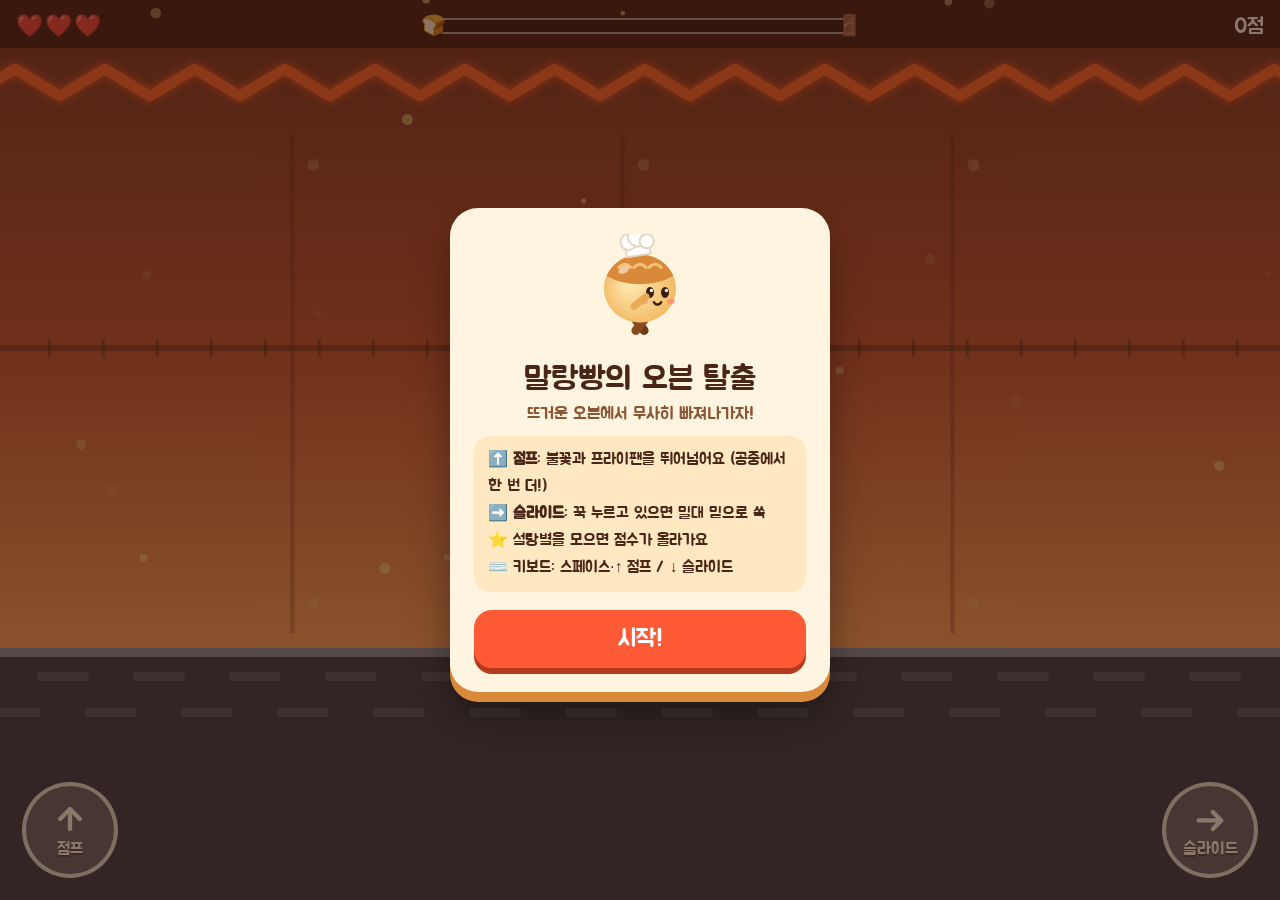
<file: works/oven-escape.html>
<!DOCTYPE html>
<html lang="ko">
<head>
  <meta charset="UTF-8">
  <meta name="viewport" content="width=device-width, initial-scale=1, viewport-fit=cover, user-scalable=no">
  <title>말랑빵의 오븐 탈출</title>
  <link rel="preconnect" href="https://fonts.googleapis.com">
  <link rel="preconnect" href="https://fonts.gstatic.com" crossorigin>
  <link href="https://fonts.googleapis.com/css2?family=Jua&display=swap" rel="stylesheet">
  <style>
    /* ============================================
       1. 기본 화면 설정
       ============================================ */
    :root {
      --cream: #FFF4DF;
      --crust: #D9893A;
      --ink: #4A2617;
      --hot: #FF5A36;
      --glass: rgba(255, 244, 223, 0.22);
      box-sizing: border-box;
    }
    * { box-sizing: inherit; }

    html, body {
      height: 100%;
      margin: 0;
      overflow: hidden;
      background: #2B140C;
      font-family: "Jua", "Apple SD Gothic Neo", "Malgun Gothic", sans-serif;
      color: var(--ink);
      /* 게임 중 화면이 끌리거나 글자가 선택되지 않게 */
      touch-action: none;
      user-select: none;
      -webkit-user-select: none;
      -webkit-tap-highlight-color: transparent;
    }

    canvas {
      position: fixed;
      inset: 0;
      width: 100%;
      height: 100%;
      display: block;
    }

    /* ============================================
       2. 상단 HUD (하트, 진행도, 점수)
       ============================================ */
    .hud {
      position: fixed;
      top: 0; left: 0; right: 0;
      padding: calc(env(safe-area-inset-top, 0px) + 12px)
               calc(env(safe-area-inset-right, 0px) + 16px) 0
               calc(env(safe-area-inset-left, 0px) + 16px);
      display: flex;
      align-items: center;
      gap: 14px;
      pointer-events: none;
      color: var(--cream);
      font-size: 22px;
      text-shadow: 0 2px 0 rgba(74, 38, 23, 0.6);
    }
    .hearts { letter-spacing: 2px; min-width: 84px; }
    .progress {
      flex: 1;
      height: 16px;
      max-width: 420px;
      margin: 0 auto;
      background: rgba(43, 20, 12, 0.45);
      border: 2px solid rgba(255, 244, 223, 0.6);
      border-radius: 999px;
      position: relative;
    }
    .progress-fill {
      height: 100%;
      width: 0%;
      border-radius: 999px;
      background: linear-gradient(90deg, #FFD36E, #FF9A4D);
    }
    .progress-bun, .progress-door {
      position: absolute;
      top: 50%;
      transform: translate(-50%, -50%);
      font-size: 20px;
      line-height: 1;
    }
    .progress-door { left: 100%; }
    .score { min-width: 84px; text-align: right; }

    /* ============================================
       3. 점프 / 슬라이드 버튼
       ============================================ */
    .ctrl {
      position: fixed;
      bottom: 0;
      width: 96px;
      height: 96px;
      margin-bottom: calc(env(safe-area-inset-bottom, 0px) + 22px);
      border-radius: 50%;
      border: 4px solid rgba(255, 244, 223, 0.85);
      background: var(--glass);
      backdrop-filter: blur(4px);
      -webkit-backdrop-filter: blur(4px);
      color: var(--cream);
      font-family: inherit;
      font-size: 17px;
      display: flex;
      flex-direction: column;
      align-items: center;
      justify-content: center;
      gap: 2px;
      cursor: pointer;
      touch-action: none;
      transition: transform 0.08s, background-color 0.08s;
      text-shadow: 0 2px 0 rgba(74, 38, 23, 0.55);
    }
    .ctrl svg { width: 34px; height: 34px; }
    .ctrl.pressed { transform: scale(0.9); background: rgba(255, 244, 223, 0.45); }
    .ctrl:focus-visible { outline: 4px solid #FFD36E; outline-offset: 4px; }
    #jumpBtn  { left: 0;  margin-left:  calc(env(safe-area-inset-left, 0px) + 22px); }
    #slideBtn { right: 0; margin-right: calc(env(safe-area-inset-right, 0px) + 22px); }

    /* ============================================
       4. 시작 / 끝 화면
       ============================================ */
    .screen {
      position: fixed;
      inset: 0;
      display: flex;
      align-items: center;
      justify-content: center;
      padding: 20px;
      background: rgba(43, 20, 12, 0.55);
      z-index: 10;
    }
    .screen[hidden] { display: none; }
    .card {
      width: min(380px, 100%);
      background: var(--cream);
      border-radius: 28px;
      padding: 26px 24px 24px;
      text-align: center;
      box-shadow: 0 10px 0 var(--crust), 0 24px 40px rgba(0, 0, 0, 0.35);
    }
    .card h1 { margin: 0 0 4px; font-size: 32px; font-weight: normal; line-height: 1.2; }
    .card .sub { margin: 0 0 12px; font-size: 17px; color: #8A5634; }
    .card canvas { position: static; width: 120px; height: 120px; margin: 0 auto 6px; }
    .howto {
      text-align: left;
      font-size: 16px;
      line-height: 1.7;
      background: #FFE8C2;
      border-radius: 16px;
      padding: 10px 14px;
      margin: 0 0 18px;
      list-style: none;
    }
    .big-btn {
      font-family: inherit;
      font-size: 24px;
      width: 100%;
      padding: 14px;
      border: 0;
      border-radius: 18px;
      background: var(--hot);
      color: #FFF;
      cursor: pointer;
      box-shadow: 0 6px 0 #B83A1E;
      transition: transform 0.08s, box-shadow 0.08s;
    }
    .big-btn:active { transform: translateY(4px); box-shadow: 0 2px 0 #B83A1E; }
    .big-btn:focus-visible { outline: 4px solid #FFD36E; outline-offset: 4px; }
    .result { font-size: 20px; margin: 4px 0 18px; }
    .result strong { font-size: 40px; display: block; color: var(--hot); font-weight: normal; }
  </style>
</head>
<body>
  <canvas id="game"></canvas>

  <!-- 상단 정보 -->
  <div class="hud" aria-hidden="true">
    <div class="hearts" id="hearts">❤️❤️❤️</div>
    <div class="progress">
      <div class="progress-fill" id="progressFill"></div>
      <span class="progress-bun" id="progressBun">🍞</span>
      <span class="progress-door">🚪</span>
    </div>
    <div class="score" id="score">0점</div>
  </div>

  <!-- 조작 버튼 -->
  <button class="ctrl" id="jumpBtn" aria-label="점프">
    <svg viewBox="0 0 24 24" fill="none" stroke="currentColor" stroke-width="3" stroke-linecap="round" stroke-linejoin="round"><path d="M12 19V5M5 12l7-7 7 7"/></svg>
    점프
  </button>
  <button class="ctrl" id="slideBtn" aria-label="슬라이드">
    <svg viewBox="0 0 24 24" fill="none" stroke="currentColor" stroke-width="3" stroke-linecap="round" stroke-linejoin="round"><path d="M4 17h16M14 11l6 6-6 6" transform="translate(0,-4)"/></svg>
    슬라이드
  </button>

  <!-- 시작 화면 -->
  <div class="screen" id="startScreen">
    <div class="card">
      <canvas id="preview" width="240" height="240"></canvas>
      <h1>말랑빵의 오븐 탈출</h1>
      <p class="sub">뜨거운 오븐에서 무사히 빠져나가자!</p>
      <ul class="howto">
        <li>⬆️ <b>점프</b>: 불꽃과 프라이팬을 뛰어넘어요 (공중에서 한 번 더!)</li>
        <li>➡️ <b>슬라이드</b>: 꾹 누르고 있으면 밀대 밑으로 쏙</li>
        <li>⭐ 설탕별을 모으면 점수가 올라가요</li>
        <li>⌨️ 키보드: 스페이스·↑ 점프 / ↓ 슬라이드</li>
      </ul>
      <button class="big-btn" id="startBtn">시작!</button>
    </div>
  </div>

  <!-- 끝 화면 -->
  <div class="screen" id="endScreen" hidden>
    <div class="card">
      <h1 id="endTitle">오븐 탈출 성공!</h1>
      <p class="sub" id="endSub">말랑빵이 무사히 빠져나왔어요</p>
      <p class="result"><strong id="endScore">0</strong>점</p>
      <button class="big-btn" id="retryBtn">다시 하기</button>
    </div>
  </div>

  <script>
  // =====================================================
  // 0. 기본 준비
  // =====================================================
  const canvas = document.getElementById("game");
  const ctx = canvas.getContext("2d");

  let W = 0, H = 0, dpr = 1;
  let scale = 1;        // 화면 크기에 맞춰 게임 전체를 키우고 줄이는 비율
  let VW = 0, VH = 0;   // '게임 단위'로 본 화면 크기
  let groundY = 0;      // 바닥 높이

  function resize() {
    W = window.innerWidth;
    H = window.innerHeight;
    dpr = Math.min(window.devicePixelRatio || 1, 2);
    canvas.width = W * dpr;
    canvas.height = H * dpr;
    scale = Math.min(H / 600, W / 520);
    VW = W / scale;
    VH = H / scale;
    groundY = Math.min(VH * 0.72, VH - 150);
    if (player) player.x = VW * 0.5;   // 캐릭터는 항상 화면 가운데
  }

  // =====================================================
  // 1. 스프라이트 시트 만들기
  //    그림 파일 대신, 코드로 캐릭터 동작을 한 장씩 그려서
  //    가로로 이어 붙인 '스프라이트 시트'를 만들어요.
  // =====================================================
  const FW = 120, FH = 120, SPR = 2;  // 한 칸 크기, 선명도 배율
  const FRAMES = ["run0","run1","run2","run3","run4","run5","jump","fall","slide0","slide1","hurt"];
  const sheet = document.createElement("canvas");
  sheet.width = FW * SPR * FRAMES.length;
  sheet.height = FH * SPR;

  function drawBun(g, p) {
    const cx = 60;
    const { bodyY, rx, ry } = p;
    const legColor = "#8A4B22";

    // --- 다리 ---
    g.lineCap = "round";
    g.lineWidth = 9;
    const hipY = bodyY + ry - (p.slide ? 6 : 8);
    const legs = p.slide
      ? [[46, p.legA], [58, p.legB]]
      : [[52, p.legB], [68, p.legA]];
    legs.forEach(([hx, a], i) => {
      g.strokeStyle = i === 0 ? "#6E3A18" : legColor;
      g.beginPath();
      g.moveTo(hx, hipY);
      if (p.slide) g.lineTo(hx + 22, hipY + 2);
      else g.lineTo(hx + Math.sin(a) * 20, hipY + Math.cos(a) * 20);
      g.stroke();
    });

    // --- 뒤쪽 팔 ---
    g.lineWidth = 7;
    g.strokeStyle = "#D99A4A";
    drawArm(g, p, -1, cx, bodyY);

    // --- 몸통 (빵) ---
    const grad = g.createRadialGradient(cx - rx * 0.3, bodyY - ry * 0.2, 4, cx, bodyY, rx * 1.1);
    grad.addColorStop(0, "#FFE7B0");
    grad.addColorStop(1, "#F2B860");
    g.fillStyle = grad;
    g.beginPath();
    g.ellipse(cx, bodyY, rx, ry, 0, 0, Math.PI * 2);
    g.fill();

    // 윗부분 노릇한 껍질
    g.save();
    g.beginPath();
    g.ellipse(cx, bodyY, rx, ry, 0, 0, Math.PI * 2);
    g.clip();
    g.fillStyle = "#D9893A";
    g.beginPath();
    g.ellipse(cx, bodyY - ry * 0.75, rx * 1.15, ry * 0.62, 0, 0, Math.PI * 2);
    g.fill();
    // 빵 칼집
    g.strokeStyle = "#F6C277";
    g.lineWidth = 3;
    for (let i = -1; i <= 1; i++) {
      g.beginPath();
      g.moveTo(cx + i * rx * 0.42 - 6, bodyY - ry * 0.62);
      g.quadraticCurveTo(cx + i * rx * 0.42, bodyY - ry * 0.8, cx + i * rx * 0.42 + 6, bodyY - ry * 0.62);
      g.stroke();
    }
    g.restore();

    // 반짝 하이라이트
    g.fillStyle = "rgba(255,255,255,0.55)";
    g.beginPath();
    g.ellipse(cx - rx * 0.45, bodyY - ry * 0.55, rx * 0.16, ry * 0.1, -0.5, 0, Math.PI * 2);
    g.fill();

    // --- 얼굴 (오른쪽을 보고 달려요) ---
    const ey = bodyY + (p.slide ? -2 : 4);
    const ex1 = p.slide ? 80 : 70, ex2 = p.slide ? 94 : 85;
    g.fillStyle = "#3A1E10";
    g.strokeStyle = "#3A1E10";
    g.lineWidth = 3;
    if (p.face === "happy") {
      [ex1, ex2].forEach(x => {
        g.beginPath();
        g.arc(x, ey + 2, 4.5, Math.PI * 1.1, Math.PI * 1.9);
        g.stroke();
      });
    } else if (p.face === "hurt") {
      [ex1, ex2].forEach(x => {
        g.beginPath();
        g.moveTo(x - 4, ey - 4); g.lineTo(x + 4, ey + 4);
        g.moveTo(x + 4, ey - 4); g.lineTo(x - 4, ey + 4);
        g.stroke();
      });
    } else {
      [ex1, ex2].forEach(x => {
        g.beginPath();
        g.ellipse(x, ey, 4, 5.5, 0, 0, Math.PI * 2);
        g.fill();
        g.fillStyle = "#FFF";
        g.beginPath();
        g.arc(x + 1.4, ey - 2, 1.6, 0, Math.PI * 2);
        g.fill();
        g.fillStyle = "#3A1E10";
      });
    }
    // 볼터치
    g.fillStyle = "rgba(255,120,120,0.55)";
    g.beginPath(); g.ellipse(ex1 - 7, ey + 9, 5, 3, 0, 0, Math.PI * 2); g.fill();
    g.beginPath(); g.ellipse(ex2 + 6, ey + 9, 4, 3, 0, 0, Math.PI * 2); g.fill();
    // 입
    g.strokeStyle = "#3A1E10";
    g.lineWidth = 2.5;
    g.beginPath();
    if (p.face === "hurt") {
      g.ellipse((ex1 + ex2) / 2, ey + 12, 3, 3.5, 0, 0, Math.PI * 2);
      g.stroke();
    } else {
      g.arc((ex1 + ex2) / 2, ey + 8, 4, 0.15 * Math.PI, 0.85 * Math.PI);
      g.stroke();
    }

    // --- 앞쪽 팔 ---
    g.lineWidth = 7;
    g.strokeStyle = "#E8AA55";
    drawArm(g, p, 1, cx, bodyY);

    // --- 요리사 모자 ---
    g.save();
    const hatX = p.slide ? 40 : 58;
    const hatY = bodyY - ry - (p.slide ? 2 : 4);
    g.translate(hatX, hatY);
    g.rotate(p.slide ? -0.7 : -0.15);
    g.fillStyle = "#FFFFFF";
    g.strokeStyle = "#E7D6C2";
    g.lineWidth = 2;
    g.fillRect(-12, -4, 24, 9);
    g.strokeRect(-12, -4, 24, 9);
    [[-8, -10, 8], [2, -14, 10], [10, -8, 7]].forEach(([x, y, r]) => {
      g.beginPath(); g.arc(x, y, r, 0, Math.PI * 2); g.fill(); g.stroke();
    });
    g.restore();
  }

  function drawArm(g, p, side, cx, bodyY) {
    const sx = side > 0 ? cx + 6 : cx - 14;
    const sy = bodyY + (p.slide ? -2 : 8);
    let dx, dy;
    if (p.arms === "up")       { dx = side * 8;  dy = -18; }
    else if (p.arms === "out") { dx = side * 16; dy = -6; }
    else if (p.arms === "back"){ dx = -16;       dy = -4; }
    else { dx = Math.sin(p.armA * side) * 14; dy = 10; }
    g.beginPath();
    g.moveTo(sx, sy);
    g.lineTo(sx + dx, sy + dy);
    g.stroke();
  }

  function buildSpriteSheet() {
    const g = sheet.getContext("2d");
    FRAMES.forEach((name, i) => {
      g.save();
      g.translate(i * FW * SPR, 0);
      g.scale(SPR, SPR);
      let p;
      if (name.startsWith("run")) {
        const ph = (Number(name[3]) / 6) * Math.PI * 2;
        p = { bodyY: 58 - Math.abs(Math.sin(ph)) * 4, rx: 36, ry: 34,
              legA: Math.sin(ph) * 0.75, legB: -Math.sin(ph) * 0.75,
              arms: "swing", armA: Math.sin(ph) * 1.2, face: "normal" };
      } else if (name === "jump") {
        p = { bodyY: 54, rx: 34, ry: 36, legA: 1.0, legB: 0.55, arms: "up", face: "happy" };
      } else if (name === "fall") {
        p = { bodyY: 56, rx: 37, ry: 33, legA: -0.25, legB: 0.3, arms: "out", face: "normal" };
      } else if (name.startsWith("slide")) {
        p = { bodyY: 90 + (name === "slide1" ? 1 : 0), rx: 44, ry: 20,
              legA: 0, legB: 0, arms: "back", face: "normal", slide: true };
      } else {
        p = { bodyY: 58, rx: 36, ry: 34, legA: 0.6, legB: -0.6, arms: "out", face: "hurt" };
      }
      drawBun(g, p);
      g.restore();
    });
  }

  // 스프라이트 시트에서 원하는 칸 하나를 잘라서 그리기
  function drawFrame(g, name, x, y, size) {
    const i = FRAMES.indexOf(name);
    g.drawImage(sheet, i * FW * SPR, 0, FW * SPR, FH * SPR, x, y, size, size);
  }

  // =====================================================
  // 2. 소리 (간단한 효과음)
  // =====================================================
  let audio = null;
  function beep(freq, dur, type = "square", vol = 0.06, toFreq = null) {
    try {
      if (!audio) audio = new (window.AudioContext || window.webkitAudioContext)();
      const o = audio.createOscillator();
      const gn = audio.createGain();
      o.type = type;
      o.frequency.setValueAtTime(freq, audio.currentTime);
      if (toFreq) o.frequency.exponentialRampToValueAtTime(toFreq, audio.currentTime + dur);
      gn.gain.setValueAtTime(vol, audio.currentTime);
      gn.gain.exponentialRampToValueAtTime(0.0001, audio.currentTime + dur);
      o.connect(gn).connect(audio.destination);
      o.start();
      o.stop(audio.currentTime + dur);
    } catch (e) {}
  }

  // =====================================================
  // 3. 게임 상태
  // =====================================================
  const GOAL = 24000;          // 이만큼 달리면 출구 등장
  const GRAVITY = 2600;
  const JUMP_V = -900;
  const DOUBLE_V = -780;

  let state = "ready";         // ready | play | over | clear
  let player = null;
  let obstacles = [], stars = [], particles = [], embers = [];
  let dist = 0, speed = 320, sinceSpawn = 0, nextGap = 500;
  let starCount = 0, hearts = 3, shake = 0, time = 0;
  let door = null;
  let slideHeld = false;

  function resetGame() {
    player = {
      x: VW * 0.5, y: groundY, vy: 0,
      onGround: true, jumps: 0, sliding: false,
      hurt: 0, anim: 0
    };
    obstacles = []; stars = []; particles = [];
    dist = 0; speed = 320; sinceSpawn = 0; nextGap = 520;
    starCount = 0; hearts = 3; shake = 0; door = null;
    updateHud();
  }

  // =====================================================
  // 4. 조작: 점프와 슬라이드
  // =====================================================
  function jump() {
    if (state !== "play") return;
    if (player.onGround || player.jumps < 2) {
      player.vy = player.jumps === 0 ? JUMP_V : DOUBLE_V;
      player.jumps++;
      player.onGround = false;
      player.sliding = false;
      beep(player.jumps === 1 ? 520 : 700, 0.15, "square", 0.05, player.jumps === 1 ? 880 : 1100);
      puff(player.x - 10, groundY, 5);
    }
  }

  function setSlide(on) {
    slideHeld = on;
    if (state !== "play") return;
    if (on && !player.sliding) {
      // 공중에서 누르면 빠르게 내려와요
      if (!player.onGround) player.vy = Math.max(player.vy, 900);
      beep(300, 0.12, "triangle", 0.06, 180);
    }
  }

  // 버튼 (손가락·마우스 모두)
  function bindButton(btn, onDown, onUp) {
    btn.addEventListener("pointerdown", e => {
      e.preventDefault();
      btn.setPointerCapture(e.pointerId);
      btn.classList.add("pressed");
      onDown();
    });
    const up = () => { btn.classList.remove("pressed"); if (onUp) onUp(); };
    btn.addEventListener("pointerup", up);
    btn.addEventListener("pointercancel", up);
    btn.addEventListener("lostpointercapture", up);
    btn.addEventListener("contextmenu", e => e.preventDefault());
  }
  bindButton(document.getElementById("jumpBtn"), jump);
  bindButton(document.getElementById("slideBtn"), () => setSlide(true), () => setSlide(false));

  // 키보드
  window.addEventListener("keydown", e => {
    if (e.repeat) return;
    if (["Space", "ArrowUp", "KeyW"].includes(e.code)) { e.preventDefault(); jump(); }
    if (["ArrowDown", "KeyS"].includes(e.code)) { e.preventDefault(); setSlide(true); }
  });
  window.addEventListener("keyup", e => {
    if (["ArrowDown", "KeyS"].includes(e.code)) setSlide(false);
  });

  // =====================================================
  // 5. 장애물 · 별 만들기
  // =====================================================
  function spawnObstacle() {
    const r = Math.random();
    const x = VW + 80;
    let type = r < 0.4 ? "flame" : r < 0.65 ? "pan" : "pin";
    if (dist < 1500) type = obstacles.length % 2 === 0 ? "flame" : "pin"; // 처음엔 연습
    obstacles.push({ type, x, t: Math.random() * 10 });

    // 장애물에 맞춰 별 배치
    if (type === "pin") {
      for (let i = 0; i < 4; i++) stars.push({ x: x - 60 + i * 40, y: groundY - 22, got: false });
    } else {
      for (let i = 0; i < 5; i++) {
        const k = i / 4;
        stars.push({ x: x - 90 + i * 45, y: groundY - 90 - Math.sin(k * Math.PI) * 70, got: false });
      }
    }
  }

  // 각 장애물의 부딪히는 범위
  function obstacleBox(o) {
    if (o.type === "flame") return { l: o.x - 16, r: o.x + 16, t: groundY - 46, b: groundY };
    if (o.type === "pan")   return { l: o.x - 40, r: o.x + 40, t: groundY - 24, b: groundY };
    return { l: o.x - 52, r: o.x + 52, t: groundY - 92, b: groundY - 56 }; // 밀대
  }

  function playerBox() {
    const p = player;
    if (p.sliding) return { l: p.x - 40, r: p.x + 42, t: p.y - 40, b: p.y };
    return { l: p.x - 26, r: p.x + 28, t: p.y - 80, b: p.y };
  }

  const overlap = (a, b) => a.l < b.r && a.r > b.l && a.t < b.b && a.b > b.t;

  // =====================================================
  // 6. 파티클 (먼지, 반짝이, 불티)
  // =====================================================
  function puff(x, y, n) {
    for (let i = 0; i < n; i++) {
      particles.push({ x, y, vx: -60 - Math.random() * 80, vy: -Math.random() * 60,
        life: 0.5, max: 0.5, r: 4 + Math.random() * 4, color: "rgba(255,236,200," });
    }
  }
  function sparkle(x, y) {
    for (let i = 0; i < 8; i++) {
      const a = (i / 8) * Math.PI * 2;
      particles.push({ x, y, vx: Math.cos(a) * 140, vy: Math.sin(a) * 140,
        life: 0.4, max: 0.4, r: 3, color: "rgba(255,226,110," });
    }
  }
  function initEmbers() {
    embers = [];
    for (let i = 0; i < 26; i++) {
      embers.push({ x: Math.random() * 2000, y: Math.random() * 1200,
        s: 0.4 + Math.random() * 0.8, r: 1.5 + Math.random() * 2.5, ph: Math.random() * 6 });
    }
  }

  // =====================================================
  // 7. 매 프레임 업데이트
  // =====================================================
  function update(dt) {
    time += dt;
    const p = player;

    // 불티는 항상 둥실둥실
    embers.forEach(e => {
      e.y -= 30 * e.s * dt;
      e.x -= (state === "play" ? speed * 0.25 : 20) * e.s * dt;
      if (e.y < -10) e.y = VH + 10;
      if (e.x < -10) e.x = VW + 10;
    });

    if (state !== "play") {
      p.anim += dt * 10;
      return;
    }

    // 속도는 점점 빨라져요
    speed = 320 + 240 * Math.min(1, dist / GOAL);
    dist += speed * dt;
    sinceSpawn += speed * dt;

    // 장애물 생성 (출구 근처에서는 멈춤)
    if (sinceSpawn >= nextGap && dist < GOAL - 900) {
      spawnObstacle();
      sinceSpawn = 0;
      nextGap = speed * (1.15 + Math.random() * 0.8);
    }

    // 출구 등장
    if (dist >= GOAL && !door) door = { x: VW + 120 };
    if (door) {
      door.x -= speed * dt;
      if (door.x <= p.x + 10) return finish(true);
    }

    // 캐릭터 물리
    p.vy += GRAVITY * dt;
    p.y += p.vy * dt;
    if (p.y >= groundY) {
      if (!p.onGround) puff(p.x - 10, groundY, 4);
      p.y = groundY; p.vy = 0; p.onGround = true; p.jumps = 0;
    }
    p.sliding = slideHeld && p.onGround;
    p.anim += dt * (p.sliding ? 8 : 14 + speed / 80);
    if (p.hurt > 0) p.hurt -= dt;

    // 달리는 먼지
    if (p.onGround && Math.random() < dt * (p.sliding ? 30 : 8)) puff(p.x - 24, groundY, 1);

    // 장애물 이동 + 충돌
    const pb = playerBox();
    obstacles.forEach(o => {
      o.x -= speed * dt;
      o.t += dt;
      if (!o.hit && p.hurt <= 0 && overlap(pb, obstacleBox(o))) {
        o.hit = true;
        hearts--;
        p.hurt = 1.3;
        shake = 0.35;
        beep(160, 0.3, "sawtooth", 0.07, 70);
        updateHud();
        if (hearts <= 0) finish(false);
      }
    });
    obstacles = obstacles.filter(o => o.x > -150);

    // 별 이동 + 줍기
    stars.forEach(s => {
      s.x -= speed * dt;
      if (!s.got && s.x > pb.l - 14 && s.x < pb.r + 14 && s.y > pb.t - 14 && s.y < pb.b + 14) {
        s.got = true;
        starCount++;
        sparkle(s.x, s.y);
        beep(980 + (starCount % 5) * 60, 0.08, "square", 0.04);
      }
    });
    stars = stars.filter(s => s.x > -40 && !s.got);

    // 파티클
    particles.forEach(q => {
      q.x += q.vx * dt; q.y += q.vy * dt; q.vy += 200 * dt; q.life -= dt;
    });
    particles = particles.filter(q => q.life > 0);

    if (shake > 0) shake -= dt;
    updateHud();
  }

  // =====================================================
  // 8. 그리기
  // =====================================================
  function render() {
    ctx.setTransform(dpr * scale, 0, 0, dpr * scale, 0, 0);
    if (shake > 0) ctx.translate((Math.random() - 0.5) * 10, (Math.random() - 0.5) * 8);

    const scroll = state === "play" || state === "clear" ? dist : time * 120;
    drawBackground(scroll);
    stars.forEach(drawStar);
    obstacles.forEach(drawObstacle);
    if (door) drawDoor(door.x);
    particles.forEach(q => {
      ctx.fillStyle = q.color + (q.life / q.max) + ")";
      ctx.beginPath(); ctx.arc(q.x, q.y, q.r, 0, Math.PI * 2); ctx.fill();
    });
    drawPlayer();
  }

  function drawBackground(scroll) {
    // 오븐 안쪽 벽
    const g = ctx.createLinearGradient(0, 0, 0, groundY);
    g.addColorStop(0, "#7A3220");
    g.addColorStop(0.55, "#C8552F");
    g.addColorStop(1, "#FF9E55");
    ctx.fillStyle = g;
    ctx.fillRect(-20, -20, VW + 40, groundY + 20);

    // 벽 패널 (천천히 움직여요)
    ctx.strokeStyle = "rgba(90,30,15,0.25)";
    ctx.lineWidth = 3;
    const panel = 220, off = -(scroll * 0.15) % panel;
    for (let x = off; x < VW + panel; x += panel) {
      ctx.beginPath(); ctx.moveTo(x, 90); ctx.lineTo(x, groundY - 10); ctx.stroke();
      ctx.fillStyle = "rgba(255,210,150,0.25)";
      ctx.beginPath(); ctx.arc(x + 14, 110, 4, 0, Math.PI * 2); ctx.fill();
      ctx.beginPath(); ctx.arc(x + 14, groundY - 30, 4, 0, Math.PI * 2); ctx.fill();
    }

    // 뒤쪽 오븐 선반 (철망)
    const rackY = groundY - 200;
    const roff = -(scroll * 0.45) % 36;
    ctx.strokeStyle = "rgba(60,25,15,0.35)";
    ctx.lineWidth = 4;
    ctx.beginPath(); ctx.moveTo(0, rackY); ctx.lineTo(VW, rackY); ctx.stroke();
    ctx.lineWidth = 2;
    for (let x = roff; x < VW + 36; x += 36) {
      ctx.beginPath(); ctx.moveTo(x, rackY - 6); ctx.lineTo(x, rackY + 6); ctx.stroke();
    }

    // 천장 열선 (빨갛게 반짝)
    const glow = 0.75 + Math.sin(time * 3) * 0.25;
    ctx.fillStyle = "#4E1E12";
    ctx.fillRect(-20, -20, VW + 40, 52);
    ctx.save();
    ctx.strokeStyle = `rgba(255,${Math.round(80 + 40 * glow)},40,1)`;
    ctx.shadowColor = "#FF5A1F";
    ctx.shadowBlur = 18 * glow;
    ctx.lineWidth = 7;
    ctx.lineJoin = "round";
    ctx.beginPath();
    const zoff = -(scroll * 0.3) % 60;
    for (let x = zoff - 60, i = 0; x < VW + 60; x += 30, i++) {
      const y = i % 2 === 0 ? 46 : 64;
      if (x === zoff - 60) ctx.moveTo(x, y); else ctx.lineTo(x, y);
    }
    ctx.stroke();
    ctx.restore();

    // 불티
    embers.forEach(e => {
      const a = 0.35 + Math.sin(time * 4 + e.ph) * 0.25;
      ctx.fillStyle = `rgba(255,220,140,${a})`;
      ctx.beginPath(); ctx.arc(e.x % (VW + 20), e.y % (VH + 20), e.r, 0, Math.PI * 2); ctx.fill();
    });

    // 바닥 (오븐 철판)
    ctx.fillStyle = "#3E3A44";
    ctx.fillRect(-20, groundY, VW + 40, VH - groundY + 20);
    ctx.fillStyle = "#8B8794";
    ctx.fillRect(-20, groundY, VW + 40, 6);
    ctx.fillStyle = "#56525E";
    const foff = -scroll % 64;
    for (let x = foff; x < VW + 64; x += 64) {
      ctx.fillRect(x, groundY + 16, 34, 6);
      ctx.fillRect(x + 32, groundY + 40, 34, 6);
    }
  }

  function drawPlayer() {
    const p = player;
    if (p.hurt > 0 && Math.floor(p.hurt * 12) % 2 === 0) return; // 깜빡깜빡
    let frame;
    if (state === "over" || (p.hurt > 1.0)) frame = "hurt";
    else if (p.sliding) frame = "slide" + (Math.floor(p.anim) % 2);
    else if (!p.onGround) frame = p.vy < 0 ? "jump" : "fall";
    else frame = "run" + (Math.floor(p.anim) % 6);

    // 그림자
    ctx.fillStyle = "rgba(0,0,0,0.25)";
    const sh = Math.max(0.4, 1 - (groundY - p.y) / 260);
    ctx.beginPath();
    ctx.ellipse(p.x, groundY + 3, 30 * sh, 7 * sh, 0, 0, Math.PI * 2);
    ctx.fill();

    drawFrame(ctx, frame, p.x - 60, p.y - 108, 120);
  }

  function drawObstacle(o) {
    ctx.save();
    ctx.translate(o.x, groundY);
    if (o.type === "flame") {
      const f = 1 + Math.sin(o.t * 14) * 0.06;
      ctx.scale(1 / f, f);
      [["#FF4B2B", 26, 58], ["#FF9A2E", 19, 44], ["#FFE066", 11, 28]].forEach(([c, w, h]) => {
        ctx.fillStyle = c;
        ctx.beginPath();
        ctx.moveTo(0, -h);
        ctx.bezierCurveTo(w, -h * 0.45, w, 0, 0, 0);
        ctx.bezierCurveTo(-w, 0, -w, -h * 0.45, 0, -h);
        ctx.fill();
      });
      // 장난꾸러기 눈
      ctx.fillStyle = "#4A1A0A";
      ctx.beginPath(); ctx.ellipse(-6, -16, 2.6, 3.4, 0, 0, Math.PI * 2); ctx.fill();
      ctx.beginPath(); ctx.ellipse(6, -16, 2.6, 3.4, 0, 0, Math.PI * 2); ctx.fill();
      ctx.strokeStyle = "#4A1A0A"; ctx.lineWidth = 2;
      ctx.beginPath(); ctx.moveTo(-10, -23); ctx.lineTo(-3, -20); ctx.stroke();
      ctx.beginPath(); ctx.moveTo(10, -23); ctx.lineTo(3, -20); ctx.stroke();
    } else if (o.type === "pan") {
      // 뜨거운 프라이팬
      ctx.fillStyle = "#2E2A33";
      ctx.fillRect(34, -20, 40, 8);
      ctx.beginPath(); ctx.ellipse(0, -14, 44, 14, 0, 0, Math.PI * 2); ctx.fill();
      ctx.fillStyle = "#FF6A3A";
      ctx.beginPath(); ctx.ellipse(0, -18, 34, 8, 0, 0, Math.PI * 2); ctx.fill();
      ctx.fillStyle = "#FFB15C";
      ctx.beginPath(); ctx.ellipse(-8, -19, 14, 3.5, 0, 0, Math.PI * 2); ctx.fill();
      // 김
      ctx.strokeStyle = "rgba(255,240,220,0.7)"; ctx.lineWidth = 3; ctx.lineCap = "round";
      for (let i = -1; i <= 1; i++) {
        const w = Math.sin(o.t * 5 + i) * 4;
        ctx.beginPath();
        ctx.moveTo(i * 16, -30);
        ctx.quadraticCurveTo(i * 16 + 8 + w, -40, i * 16 + w, -50);
        ctx.stroke();
      }
    } else {
      // 매달린 밀대
      const swing = Math.sin(o.t * 3) * 3;
      ctx.translate(swing, 0);
      ctx.strokeStyle = "#9A9AA6"; ctx.lineWidth = 3;
      ctx.setLineDash([6, 4]);
      ctx.beginPath(); ctx.moveTo(-30, -92); ctx.lineTo(-30, -groundY + 52); ctx.stroke();
      ctx.beginPath(); ctx.moveTo(30, -92);  ctx.lineTo(30, -groundY + 52);  ctx.stroke();
      ctx.setLineDash([]);
      ctx.fillStyle = "#8A5530";
      roundRect(ctx, -62, -80, 16, 12, 5); ctx.fill();
      roundRect(ctx, 46, -80, 16, 12, 5); ctx.fill();
      const wood = ctx.createLinearGradient(0, -92, 0, -56);
      wood.addColorStop(0, "#F3C48A"); wood.addColorStop(1, "#C98B4F");
      ctx.fillStyle = wood;
      roundRect(ctx, -48, -92, 96, 36, 14); ctx.fill();
      ctx.fillStyle = "rgba(255,255,255,0.35)";
      roundRect(ctx, -40, -88, 80, 6, 3); ctx.fill();
    }
    ctx.restore();
  }

  function drawStar(s) {
    ctx.save();
    ctx.translate(s.x, s.y + Math.sin(time * 5 + s.x * 0.05) * 3);
    ctx.rotate(Math.sin(time * 2 + s.x) * 0.3);
    ctx.fillStyle = "#FFE45C";
    ctx.strokeStyle = "#E89A1C";
    ctx.lineWidth = 2.5;
    ctx.beginPath();
    for (let i = 0; i < 10; i++) {
      const r = i % 2 === 0 ? 12 : 5.5;
      const a = -Math.PI / 2 + (i * Math.PI) / 5;
      ctx.lineTo(Math.cos(a) * r, Math.sin(a) * r);
    }
    ctx.closePath(); ctx.fill(); ctx.stroke();
    ctx.restore();
  }

  function drawDoor(x) {
    const top = groundY - 230;
    ctx.fillStyle = "#2E2A33";
    roundRect(ctx, x - 70, top, 140, 230, 18); ctx.fill();
    const sky = ctx.createLinearGradient(0, top, 0, groundY);
    sky.addColorStop(0, "#8FD8FF"); sky.addColorStop(1, "#D9F4FF");
    ctx.fillStyle = sky;
    roundRect(ctx, x - 54, top + 16, 108, 200, 12); ctx.fill();
    // 바깥 풍경 (구름, 풀밭)
    ctx.fillStyle = "#FFFFFF";
    ctx.beginPath(); ctx.arc(x - 18, top + 60, 14, 0, Math.PI * 2); ctx.arc(x, top + 54, 18, 0, Math.PI * 2); ctx.arc(x + 18, top + 62, 12, 0, Math.PI * 2); ctx.fill();
    ctx.fillStyle = "#7BCF6A";
    roundRect(ctx, x - 54, groundY - 40, 108, 24, 0); ctx.fill();
    ctx.fillStyle = "#FFD36E";
    roundRect(ctx, x - 40, top - 40, 80, 32, 10); ctx.fill();
    ctx.fillStyle = "#4A2617";
    ctx.font = "22px Jua, sans-serif";
    ctx.textAlign = "center";
    ctx.textBaseline = "middle";
    ctx.fillText("출구", x, top - 23);
  }

  function roundRect(g, x, y, w, h, r) {
    g.beginPath();
    g.moveTo(x + r, y);
    g.arcTo(x + w, y, x + w, y + h, r);
    g.arcTo(x + w, y + h, x, y + h, r);
    g.arcTo(x, y + h, x, y, r);
    g.arcTo(x, y, x + w, y, r);
    g.closePath();
  }

  // =====================================================
  // 9. 화면 정보 · 시작 · 끝
  // =====================================================
  const heartsEl = document.getElementById("hearts");
  const scoreEl = document.getElementById("score");
  const fillEl = document.getElementById("progressFill");
  const bunEl = document.getElementById("progressBun");

  function getScore() { return Math.floor(dist / 20) + starCount * 20; }

  function updateHud() {
    heartsEl.textContent = "❤️".repeat(Math.max(0, hearts)) + "🤍".repeat(3 - Math.max(0, hearts));
    scoreEl.textContent = getScore() + "점";
    const pct = Math.min(100, (dist / GOAL) * 100);
    fillEl.style.width = pct + "%";
    bunEl.style.left = pct + "%";
  }

  const startScreen = document.getElementById("startScreen");
  const endScreen = document.getElementById("endScreen");

  function startGame() {
    resetGame();
    state = "play";
    startScreen.hidden = true;
    endScreen.hidden = true;
    beep(660, 0.1, "square", 0.05);
    setTimeout(() => beep(990, 0.15, "square", 0.05), 110);
  }

  function finish(win) {
    state = win ? "clear" : "over";
    document.getElementById("endTitle").textContent = win ? "오븐 탈출 성공!" : "앗, 너무 뜨거워!";
    document.getElementById("endSub").textContent = win
      ? `설탕별 ${starCount}개를 모아서 빠져나왔어요`
      : "조금만 더 하면 출구야, 다시 해 보자!";
    document.getElementById("endScore").textContent = getScore();
    if (win) [660, 880, 1100, 1320].forEach((f, i) => setTimeout(() => beep(f, 0.18, "square", 0.05), i * 120));
    setTimeout(() => {
      endScreen.hidden = false;
      document.getElementById("retryBtn").focus();
    }, 500);
  }

  document.getElementById("startBtn").addEventListener("click", startGame);
  document.getElementById("retryBtn").addEventListener("click", startGame);

  // 시작 화면의 캐릭터 미리보기 (달리는 모습)
  const pv = document.getElementById("preview").getContext("2d");
  function drawPreview() {
    pv.clearRect(0, 0, 240, 240);
    drawFrame(pv, "run" + (Math.floor(time * 12) % 6), 0, 0, 240);
  }

  // =====================================================
  // 10. 게임 루프
  // =====================================================
  let last = performance.now();
  function loop(now) {
    const dt = Math.min(0.033, (now - last) / 1000);
    last = now;
    update(dt);
    render();
    if (!startScreen.hidden) drawPreview();
    requestAnimationFrame(loop);
  }

  window.addEventListener("resize", resize);
  resize();
  buildSpriteSheet();
  resetGame();
  initEmbers();
  // 글꼴이 준비되면 스프라이트를 다시 그려도 되지만, 캐릭터는 글자가 없어서 바로 시작!
  requestAnimationFrame(loop);
  </script>
</body>
</html>
</file>
